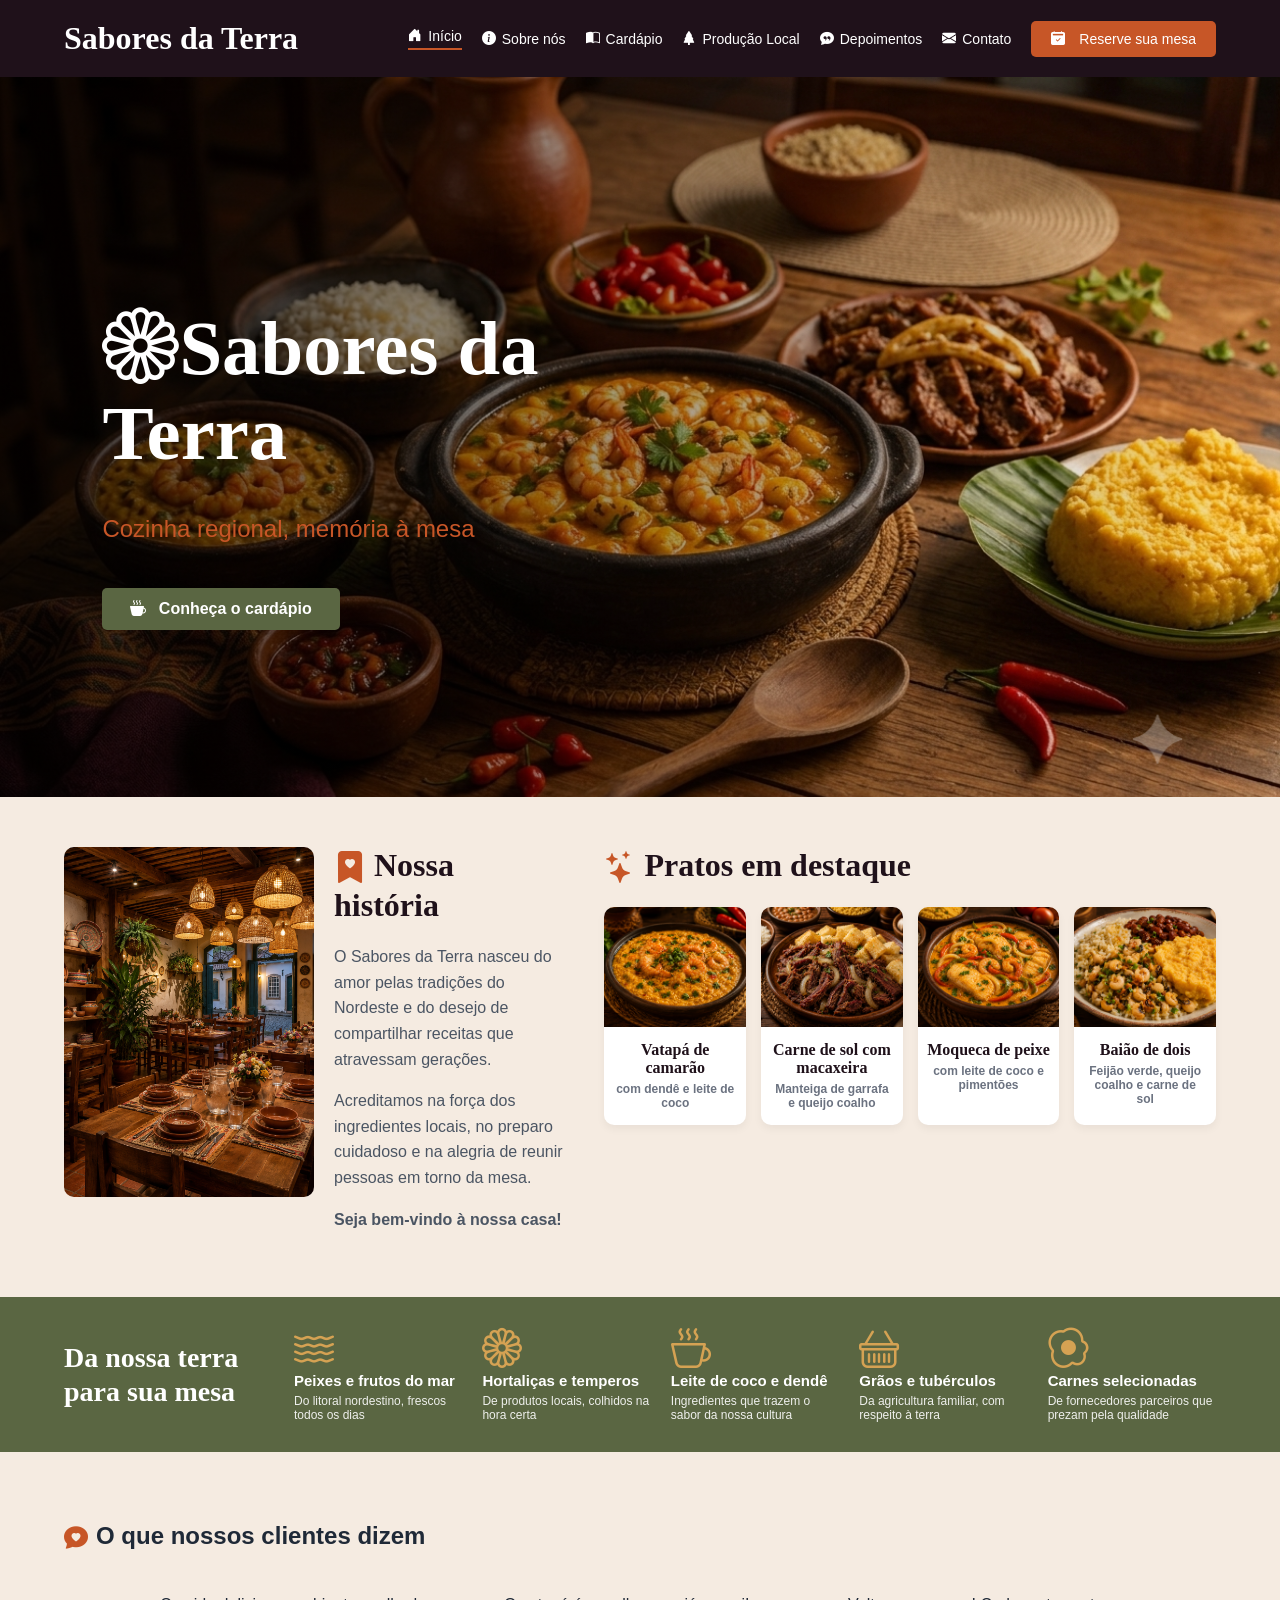
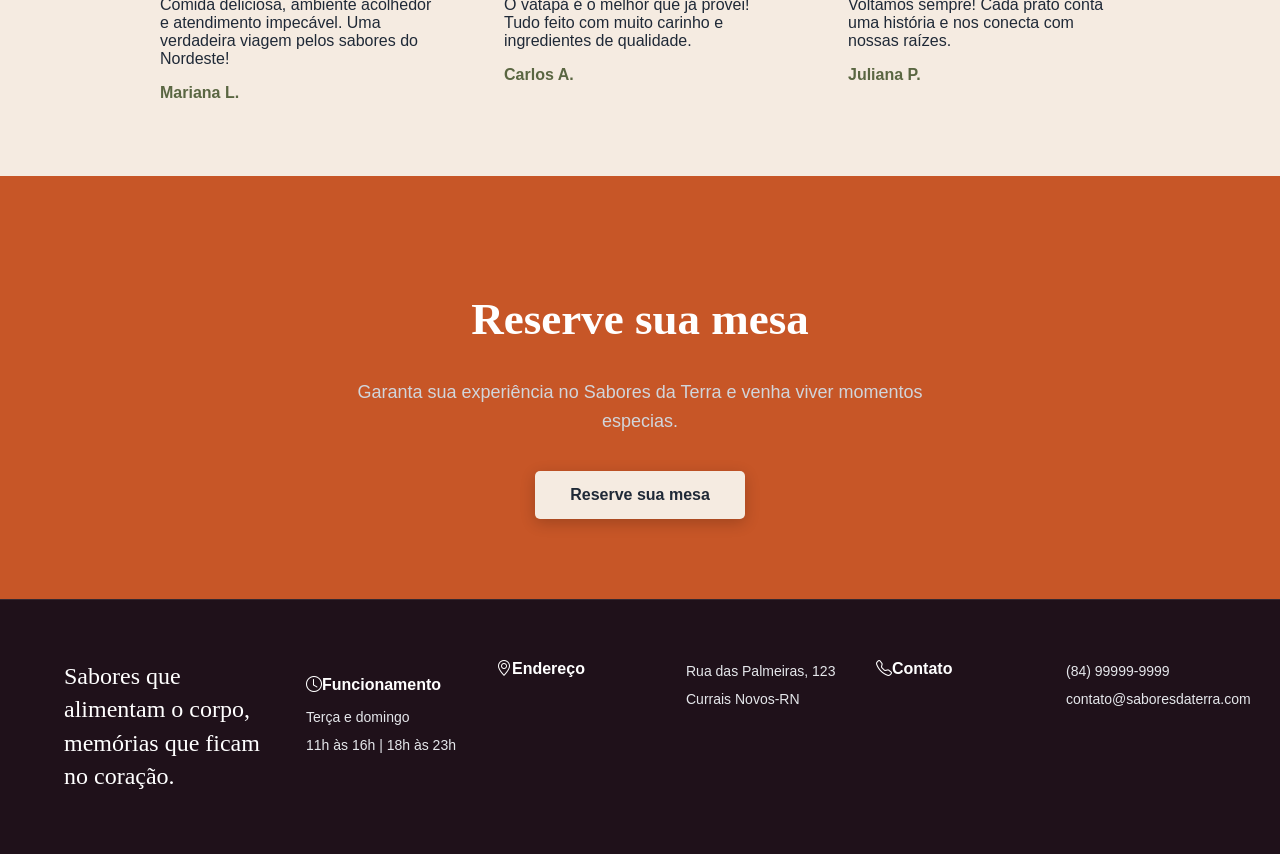
<file: index.html>
<!DOCTYPE html>
 <html lang='pt-BR'>
 <head>
    <meta charset='utf-8'>
    <meta name='viewport' content='width=device-width, initial-scale=1'>
    <title>Sabores da terra</title>
    <link rel="stylesheet" href="https://cdn.jsdelivr.net/npm/bootstrap-icons@1.13.1/font/bootstrap-icons.min.css">
    <link rel='stylesheet' href='styles.css'>
 </head>
 <body>
     <header class="fontebranca" id="inicio">
        <h3> Sabores da Terra </h3>
        <nav>
            <a href="#inicio"><i class="bi bi-house-door-fill"></i> Início</a>
            <a href="#sobre"><i class="bi bi-info-circle-fill"></i> Sobre nós</a>
            <a href="cardapio.html"><i class="bi bi-book-half"></i> Cardápio</a>
            <a href="#producaol"><i class="bi bi-tree-fill"></i> Produção Local</a>
            <a href="#depoimentos"><i class="bi bi-chat-quote-fill"></i> Depoimentos</a>
            <a href="#contato"><i class="bi bi-envelope-fill"></i> Contato</a>
            <a class="botoes botao1" href="reserva.html"><i class="bi bi-calendar2-check-fill"></i> Reserve sua mesa</a>
        </nav>
    </header>
    <section class="fontebranca2" id="titulo principal">
        <h1> <i class="bi bi-flower1"></i>Sabores da Terra</h1>
        <p>Cozinha regional, memória à mesa</p>
        <a class="botoes botaO2" href="cardapio.html"><i class="bi bi-cup-hot-fill"></i> Conheça o cardápio</a>
    </section>
    <main>
        <section id="sobre">
            <div class="coluna-historia">
                <img src="imagens/foto do restaurante.png" alt="Restaurante Sabores da Terra" class="img-restaurante">
                <div class="texto-historia">
                    <h2><i class="bi bi-bookmark-heart-fill section-title-icon"></i>Nossa história</h2>
                <p>O Sabores da Terra nasceu do amor pelas tradições do Nordeste e do desejo de compartilhar receitas que atravessam gerações.</p>
                <p>Acreditamos na força dos ingredientes locais, no preparo cuidadoso e na alegria de reunir pessoas em torno da mesa.</p>
                <p class="texto-destaque-verde">Seja bem-vindo à nossa casa!</p>
            </div>
        </div>

        <div class="coluna-pratos">
            <h2><i class="bi bi-stars section-title-icon"></i>Pratos em destaque</h2>
            <div class="grid-pratos">
                
                <div class="card-prato">
                    <img src="imagens/vatapá de camarão.png" alt="Vatapá de camarão">
                    <h3>Vatapá de camarão</h3>
                    <p class="texto-destaque-verde">com dendê e leite de coco</p>
                </div>

                <div class="card-prato">
                    <img src="imagens/Carne de sol.png" alt="Carne de sol">
                    <h3>Carne de sol com macaxeira</h3>
                    <p class="texto-destaque-verde">Manteiga de garrafa e queijo coalho</p>
                </div>

                <div class="card-prato">
                    <img src="imagens/moqueca de peixe.png" alt="Moqueca de peixe">
                    <h3>Moqueca de peixe</h3>
                    <p class="texto-destaque-verde">com leite de coco e pimentões</p>
                </div>

                <div class="card-prato">
                    <img src="imagens/baião de dois.png" alt="Baião de dois">
                    <h3>Baião de dois</h3>
                    <p class="texto-destaque-verde">Feijão verde, queijo coalho e carne de sol</p>
                </div>

            </div>
        </div>
    </section>

    <section class="fontebranca" id="producaol">
        <div class="titulo-producao">
            <h2>Da nossa terra<br>para sua mesa</h2>
        </div>
        
        <div class="itens-producao">
            <div class="item">
                <i class="bi bi-water icone"></i>
                <h3>Peixes e frutos do mar</h3>
                <p>Do litoral nordestino, frescos todos os dias</p>
            </div>
            <div class="item">
            <i class="bi bi-flower1 icone"></i>
                <h3>Hortaliças e temperos</h3>
                <p>De produtos locais, colhidos na hora certa</p>
            </div>
            <div class="item">
                <i class="bi bi-cup-hot icone"></i>
                <h3>Leite de coco e dendê</h3>
                <p>Ingredientes que trazem o sabor da nossa cultura</p>
            </div>
            <div class="item">
                 <i class="bi bi-basket icone"></i>
                <h3>Grãos e tubérculos</h3>
                <p>Da agricultura familiar, com respeito à terra</p>
            </div>
            <div class="item">
                 <i class="bi bi-egg-fried icone"></i>
                <h3>Carnes selecionadas</h3>
                <p>De fornecedores parceiros que prezam pela qualidade</p>
            </div>
        </div>
    </section>
    <div class="depoimentos-reservas">
        <section id="depoimentos">
            <h2><i class="bi bi-chat-heart-fill section-title-icon"></i>O que nossos clientes dizem</h2>
            <div class="depoimentos-list">
                <div class="depoimento-item">
                    <p>Comida deliciosa, ambiente acolhedor e atendimento impecável. Uma verdadeira viagem pelos sabores do Nordeste!</p>
                    <p class="texto-destaque-verde">Mariana L.</p>
                </div>
                <div class="depoimento-item">
                    <p>O vatapá é o melhor que já provei! Tudo feito com muito carinho e ingredientes de qualidade.</p>
                    <p class="texto-destaque-verde">Carlos A.</p>
                </div>
                <div class="depoimento-item">
                    <p>Voltamos sempre! Cada prato conta uma história e nos conecta com nossas raízes.</p>
                    <p class="texto-destaque-verde">Juliana P.</p>
                </div>
            </div>
        </section>
        <section id="reservas"> 
            <h2 class="fontebranca">Reserve sua mesa</h2>
            <p class="fontebranca">Garanta sua experiência no Sabores da Terra e venha viver momentos especias.</p>
            <div>
                <a id="reserva" class="botoes botao3" href="reserva.html"> Reserve sua mesa</a>
            </div>
        </section>
    </div>
    </main>
     <footer class="fontebranca" id="contato">
        <h2>Sabores que alimentam o corpo, memórias que ficam no coração. </h2>
         <ul>
        <h3><i class="bi bi-clock"></i>Funcionamento</h3>
            <li>Terça e domingo </li>
            <li>11h às 16h | 18h às 23h</li>
        </ul>
        <h3><i class="bi bi-geo-alt"></i>Endereço</h3>
        <ul>
            <li>Rua das Palmeiras, 123</li>
            <li>Currais Novos-RN </li>
        </ul>
        <h3><i class="bi bi-telephone"></i>Contato</h3>
        <ul>
            <li>(84) 99999-9999 </li>
            <li>contato@saboresdaterra.com</li>
        </ul>
    </footer>
</footer>
 </body>
 </html>
</file>
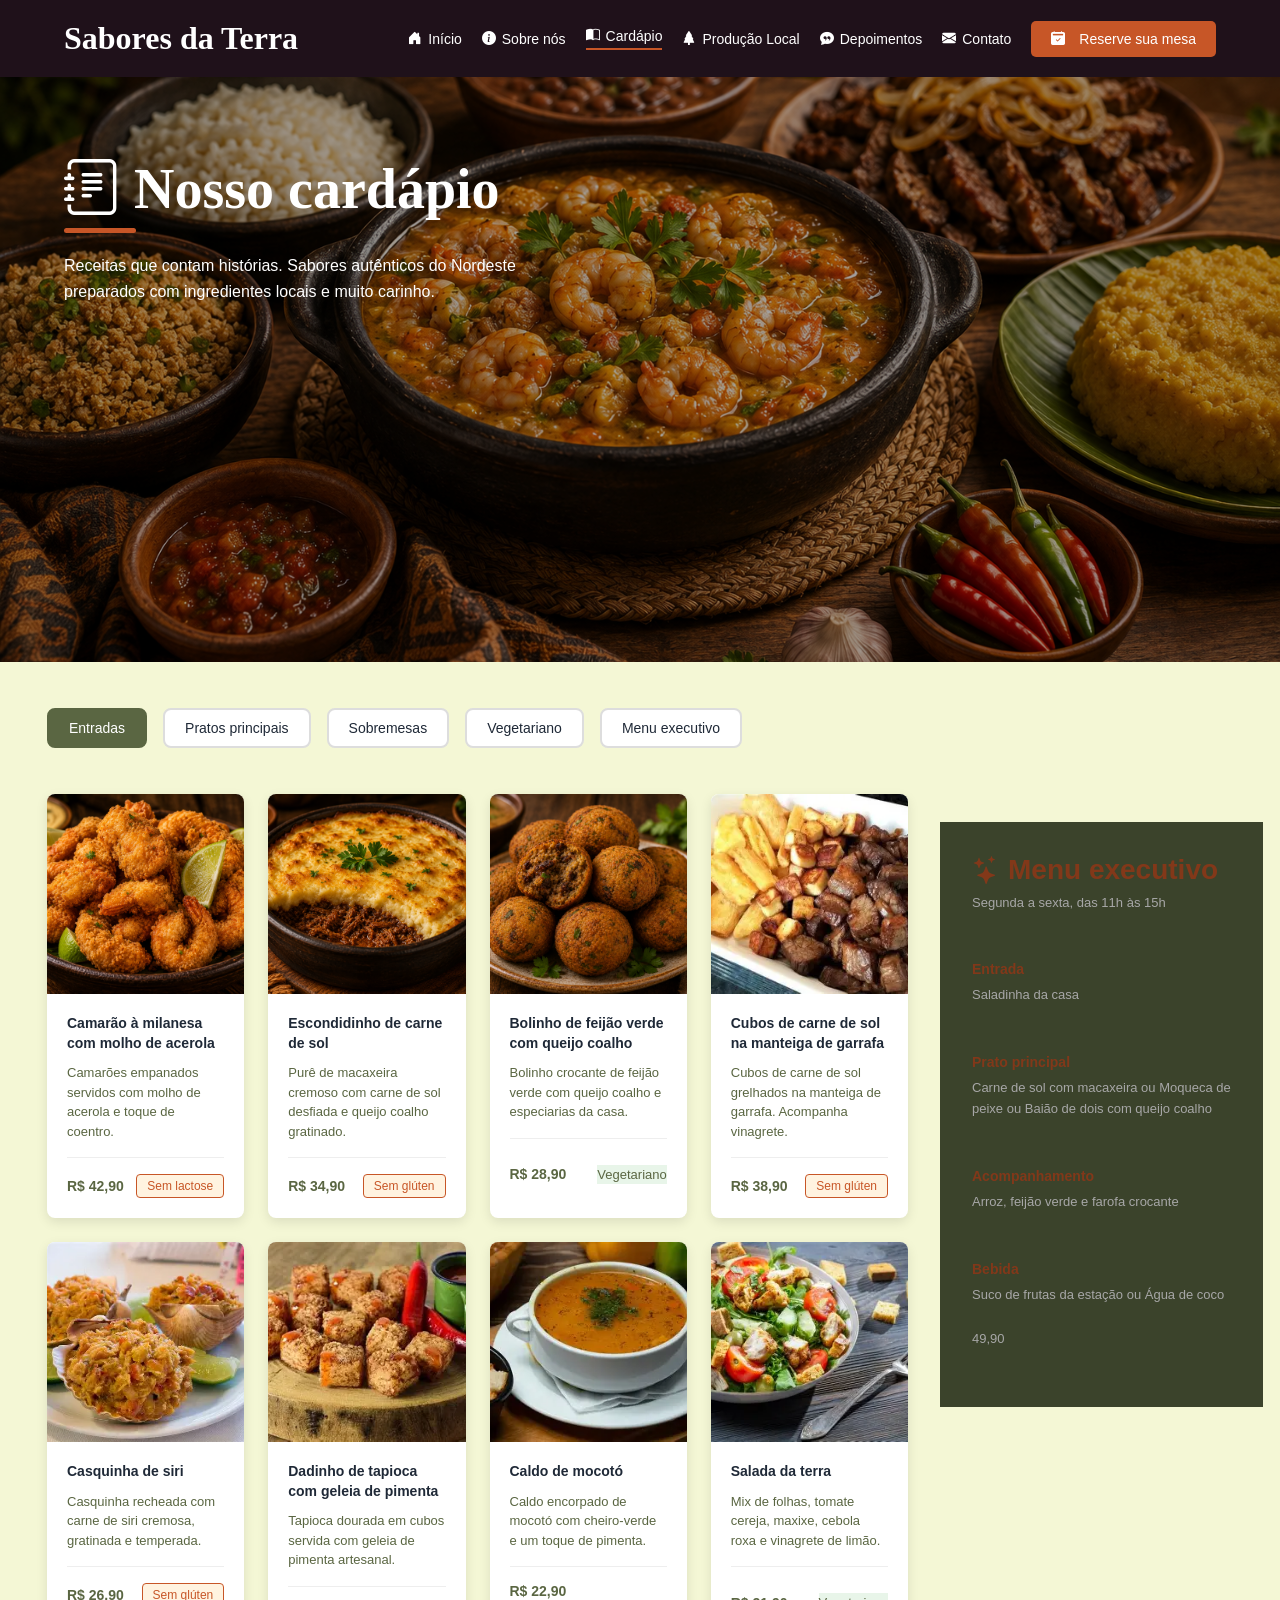
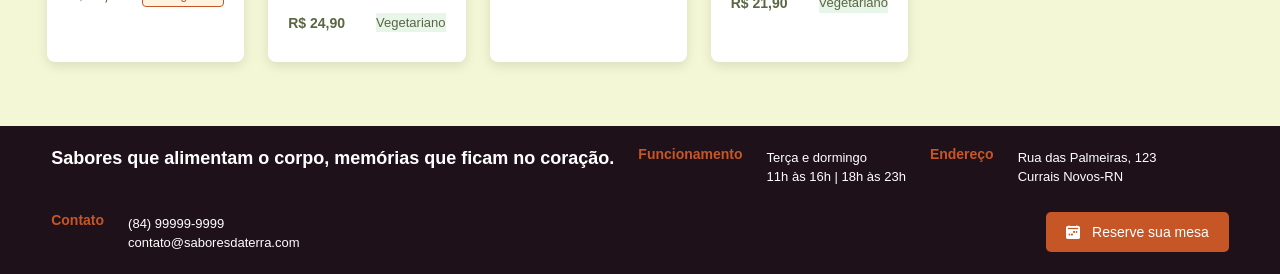
<file: cardapio.html>
<!DOCTYPE html>
<html lang='pt-br'>

<head>
    <meta charset='utf-8'>
    <meta name='viewport' content='width=device-width, initial-scale=1'>
    <title>Sabores da Terra</title>
    <link rel="stylesheet" href="https://cdn.jsdelivr.net/npm/bootstrap-icons@1.13.1/font/bootstrap-icons.min.css">
    <link rel="stylesheet" href="main.css">
</head>

<body>
    <header class="fontebranca" id="inicio">
        <h3> Sabores da Terra </h3>
        <nav>
            <a href="index.html"><i class="bi bi-house-door-fill"></i> Início</a>
            <a href="index.html#sobre"><i class="bi bi-info-circle-fill"></i> Sobre nós</a>
            <a href="#cardapio"><i class="bi bi-book-half"></i> Cardápio</a>
            <a href="index.html#producaol"><i class="bi bi-tree-fill"></i> Produção Local</a>
            <a href="index.html#depoimentos"><i class="bi bi-chat-quote-fill"></i> Depoimentos</a>
            <a href="index.html#contato"><i class="bi bi-envelope-fill"></i> Contato</a>
            <a class="botoes botao1" href="reserva.html"><i class="bi bi-calendar2-check-fill"></i> Reserve sua mesa</a>
        </nav>
    </header>
    <section class="fontebranca" id="banner" style="background-image: url('imagens/cardapio.png');">
        <div class="banner-texto">
            <h1><i class="bi bi-journal-text"></i> Nosso cardápio</h1>
            <p>Receitas que contam histórias. Sabores autênticos do Nordeste preparados com ingredientes locais e muito
                carinho.</p>
        </div>
    </section>
    
<section id="cardapio">
    <div class="cardapio-principal">
        <div class="categorias-container">
            <p class="categoria-item ativo">Entradas</p>
            <p class="categoria-item">Pratos principais</p>
            <p class="categoria-item">Sobremesas</p>
            <p class="categoria-item">Vegetariano</p>
            <p class="categoria-item">Menu executivo</p>
     </div>

    <div class="grid-cardapio">
        <div class="card-prato">
            <img class="imagem-placeholder" src="imagens/Camarão.png" alt="Camarão à milanesa com molho de acerola">
            <div class="card-prato-conteudo">
                <h3>Camarão à milanesa com molho de acerola</h3>
                <p class="texto-destaque-verde">Camarões empanados servidos com molho de acerola e toque de coentro.</p>
                <div class="card-prato-rodape">
                    <span class="texto-destaque-verdeescuro">R$ 42,90</span>
                    <span class="botoesC blaranja">Sem lactose</span>
                </div>
            </div>
        </div>

        <div class="card-prato">
            <img class="imagem-placeholder" src="imagens/escondidinho.png" alt="Escondidinho de carne de sol">
            <div class="card-prato-conteudo">
                <h3>Escondidinho de carne de sol</h3>
                <p class="texto-destaque-verde">Purê de macaxeira cremoso com carne de sol desfiada e queijo coalho gratinado.</p>
                <div class="card-prato-rodape">
                    <span class="texto-destaque-verdeescuro">R$ 34,90</span>
                    <span class="botoesC blaranja">Sem glúten</span>
                </div>
            </div>
        </div>

        <div class="card-prato">
            <img class="imagem-placeholder" src="imagens/bolinho de feijão.png" alt="Bolinho de feijão verde com queijo coalho">
            <div class="card-prato-conteudo">
                <h3>Bolinho de feijão verde com queijo coalho</h3>
                <p class="texto-destaque-verde">Bolinho crocante de feijão verde com queijo coalho e especiarias da casa.</p>
                <div class="card-prato-rodape">
                    <span class="texto-destaque-verdeescuro">R$ 28,90</span>
                    <span class="texto-destaque-verde botoesV">Vegetariano</span>
                </div>
            </div>
        </div>

        <div class="card-prato">
            <img class="imagem-placeholder" src="imagens/cubos de carne.webp" alt="Cubos de carne de sol na manteiga de garrafa">
            <div class="card-prato-conteudo">
                <h3>Cubos de carne de sol na manteiga de garrafa</h3>
                <p class="texto-destaque-verde">Cubos de carne de sol grelhados na manteiga de garrafa. Acompanha vinagrete.</p>
                <div class="card-prato-rodape">
                    <span class="texto-destaque-verdeescuro">R$ 38,90</span>
                    <span class="botoesC blaranja">Sem glúten</span>
                </div>
            </div>
        </div>

        <div class="card-prato">
            <img class="imagem-placeholder" src="imagens/casquinha de siri.webp" alt="Casquinha de siri">
            <div class="card-prato-conteudo">
                <h3>Casquinha de siri</h3>
                <p class="texto-destaque-verde">Casquinha recheada com carne de siri cremosa, gratinada e temperada.</p>
                <div class="card-prato-rodape">
                    <span class="texto-destaque-verdeescuro">R$ 26,90</span>
                    <span class="botoesC blaranja">Sem glúten</span>
                </div>
            </div>
        </div>

        <div class="card-prato">
            <img class="imagem-placeholder" src="imagens/dadinho de tapioca.webp" alt="Dadinho de tapioca com geleia de pimenta">
            <div class="card-prato-conteudo">
                <h3>Dadinho de tapioca com geleia de pimenta</h3>
                <p class="texto-destaque-verde">Tapioca dourada em cubos servida com geleia de pimenta artesanal.</p>
                <div class="card-prato-rodape">
                    <span class="texto-destaque-verdeescuro">R$ 24,90</span>
                    <span class="texto-destaque-verde botoesV">Vegetariano</span>
                </div>
            </div>
        </div>

        <div class="card-prato">
            <img class="imagem-placeholder" src="imagens/caldo de mocotó.webp" alt="Caldo de mocotó">
            <div class="card-prato-conteudo">
                <h3>Caldo de mocotó</h3>
                <p class="texto-destaque-verde">Caldo encorpado de mocotó com cheiro-verde e um toque de pimenta.</p>
                <div class="card-prato-rodape">
                    <span class="texto-destaque-verdeescuro">R$ 22,90</span>
                </div>
            </div>
        </div>

        <div class="card-prato">
            <img class="imagem-placeholder" src="imagens/salada da terra.webp" alt="Salada da terra">
            <div class="card-prato-conteudo">
                <h3>Salada da terra</h3>
                <p class="texto-destaque-verde">Mix de folhas, tomate cereja, maxixe, cebola roxa e vinagrete de limão.</p>
                <div class="card-prato-rodape">
                    <span class="texto-destaque-verdeescuro">R$ 21,90</span>
                    <span class="texto-destaque-verde botoesV">Vegetariano</span>
                </div>
            </div>
        </div>

    </div>
</section>

    <section class="fontebranca" id="menu-ex">
        <h2 class="fontelaranja"><i class="bi bi-stars section-title-icon"></i>Menu executivo</h2>
        <p> Segunda a sexta, das 11h às 15h </p>
        <h3 class="fontelaranja">Entrada</h3>
        <p>Saladinha da casa</p>
        <h3 class="fontelaranja">Prato principal</h3>
        <p>Carne de sol com macaxeira

            ou

            Moqueca de peixe

            ou

            Baião de dois com queijo coalho</p>
        <h3 class="fontelaranja">Acompanhamento</h3>
        <p>Arroz, feijão verde e farofa crocante</p>
        <h3 class="fontelaranja">Bebida</h3>
        <p>Suco de frutas da estação

            ou

            Água de coco</p>
        <p class="fontelaranja" class="valor-menu"> 49,90</p>

    </section>
    <footer class="fontebranca" id="contato">
        <h2>Sabores que alimentam o corpo, memórias que ficam no coração. </h2>
        <h3>Funcionamento</h3>
        <ul>
            <li>Terça e dormingo </li>
            <li>11h às 16h | 18h às 23h</li>
        </ul>
        <h3>Endereço</h3>
        <ul>
            <li>Rua das Palmeiras, 123</li>
            <li>Currais Novos-RN </li>
        </ul>
        <h3>Contato</h3>
        <ul>
            <li>(84) 99999-9999 </li>
            <li>contato@saboresdaterra.com</li>
        </ul>
        <div>
            <a id="reserva" class="botoes botao3" href="reserva.html"><i class="bi bi-calendar2-week-fill"></i> Reserve sua mesa</a>
        </div>
    </footer>
</body>

</html>
</file>
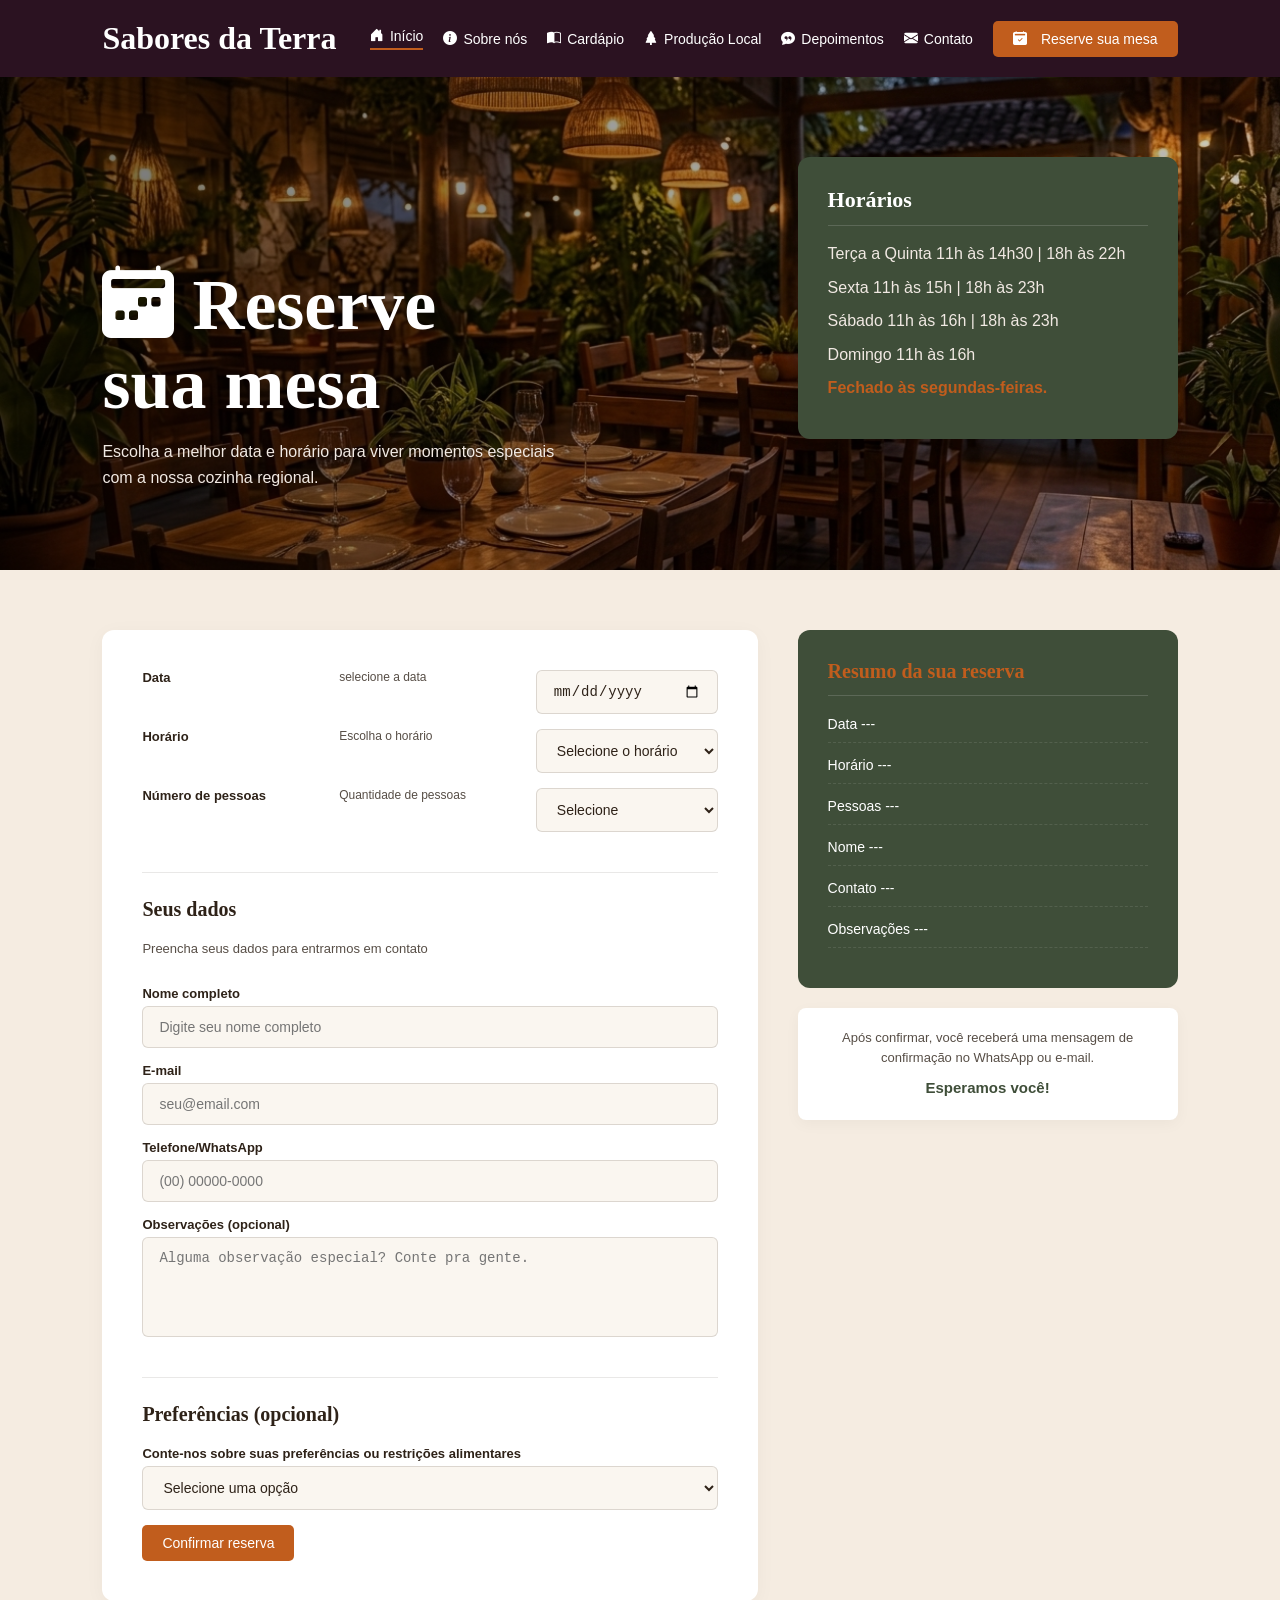
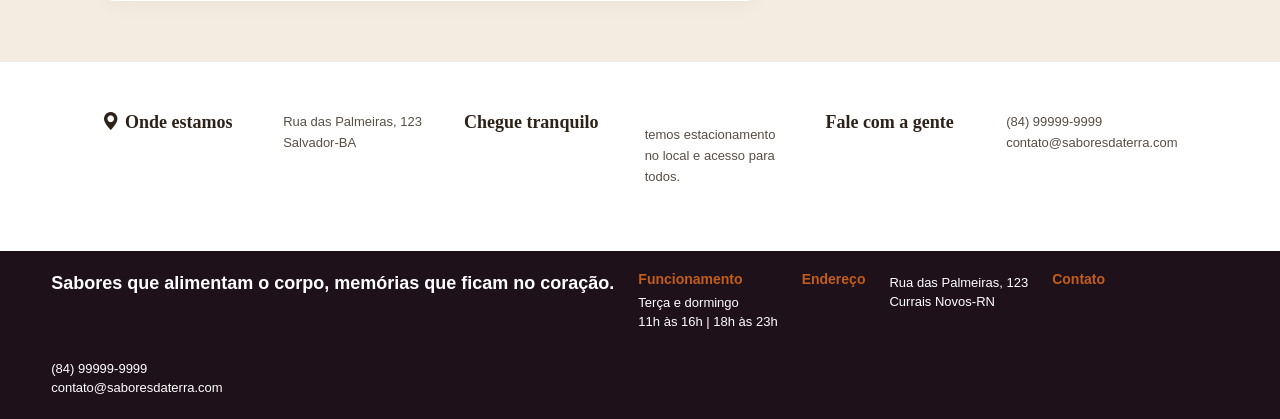
<file: reserva.html>
<!DOCTYPE html>
<html lang='pt-br'>

<head>
    <meta charset='utf-8'>
    <meta name='viewport' content='width=device-width, initial-scale=1'>
    <title>Sabores da Terra</title>
    <link rel="stylesheet" href="https://cdn.jsdelivr.net/npm/bootstrap-icons@1.13.1/font/bootstrap-icons.min.css">
    <link rel="stylesheet" href="main2.css">
</head>

<body>
    <header class="fontebranca" id="inicio">
        <h3> Sabores da Terra </h3>
        <nav>
            <a href="index.html"><i class="bi bi-house-door-fill"></i> Início</a>
            <a href="index.html#sobre"><i class="bi bi-info-circle-fill"></i> Sobre nós</a>
            <a href="cardapio.html"><i class="bi bi-book-half"></i> Cardápio</a>
            <a href="index.html#producaol"><i class="bi bi-tree-fill"></i> Produção Local</a>
            <a href="index.html#depoimentos"><i class="bi bi-chat-quote-fill"></i> Depoimentos</a>
            <a href="index.html#contato"><i class="bi bi-envelope-fill"></i> Contato</a>
            <a class="botoes botao1" href="#reserva"><i class="bi bi-calendar2-check-fill"></i> Reserve sua mesa</a>
        </nav>
    </header>
    <section class="fontebranca" id="informacao">
        <h1><i class="bi bi-calendar2-week-fill"></i> Reserve sua mesa</h1>
        <p>Escolha a melhor data e horário para viver momentos especiais com a nossa cozinha regional.</p>
        <div class="cards card-horario">
            <div class="card-body-horario">
                <h3>Horários</h3>
                <p>Terça a Quinta
                    11h às 14h30 | 18h às 22h</p>
                <p>Sexta
                    11h às 15h | 18h às 23h</p>
                <p>Sábado
                    11h às 16h | 18h às 23h</p>
                <p>Domingo
                    11h às 16h</p>
                <p class="fontelaranja">Fechado às segundas-feiras.</p>
            </div>
        </div>
    </section>
    <section id="reserva" class="fontebranca2">
        <div class="reserva-linha">
            <div class="cards card-reserva">
                <div class="card-body-reserva">
                    <form>
                        <label for="data">Data</label>
                        <p>selecione a data</p>
                        <input id="data" name="data" type="date">

                        <label for="horario">Horário</label>
                        <p>Escolha o horário</p>
                        <select id="horario" required>
                            <option value="">Selecione o horário</option>
                            <option value="11:00">11h</option>
                            <option value="18:00">18h</option>
                        </select>

                        <label for="turno">Número de pessoas</label>
                        <p>Quantidade de pessoas</p>
                        <select id="turno" name="turno" required>
                            <option value="">Selecione</option>
                            <option value="1">1</option>
                            <option value="2">2</option>
                            <option value="3">3</option>
                            <option value="4">4</option>
                        </select>

                        <h3>Seus dados</h3>
                        <p>Preencha seus dados para entrarmos em contato</p>

                        <label for="nomeC">Nome completo</label>
                        <input id="nomeC" name="nomeC" type="text" placeholder="Digite seu nome completo">

                        <label for="email">E-mail</label>
                        <input id="email" name="email" type="email" placeholder="seu@email.com">

                        <label for="numero">Telefone/WhatsApp</label>
                        <input id="numero" name="numero" type="tel" placeholder="(00) 00000-0000">

                        <label for="observacao">Observações (opcional)</label>
                        <textarea id="observacao" placeholder="Alguma observação especial? Conte pra gente."></textarea>

                        <h3>Preferências (opcional)</h3>
                        <label for="restricao">Conte-nos sobre suas preferências ou restrições alimentares</label>
                        <select id="restricao" name="restricao">
                            <option>Selecione uma opção</option>
                            <option value="vegetariano">Vegetariano</option>
                            <option value="sem_gluten">Sem glúten</option>
                            <option value="sem_lactose">Sem lactose</option>
                        </select>

                        <div class="acao-botoes">
                            <button type="submit" class="botoes botao1" role="button">Confirmar reserva</button>
                        </div>
                    </form>
                </div>
            </div>

            <aside class="cards card-resumo-wrapper">
                <div class="cards card-resumo">
                    <div class="card-body-resumo">
                        <h3>Resumo da sua reserva</h3>
                        <p>Data ---</p>
                        <p>Horário ---</p>
                        <p>Pessoas ---</p>
                        <p>Nome ---</p>
                        <p>Contato ---</p>
                        <p>Observações ---</p>
                    </div>
                </div>
                <div class="cards card-confirmacao">
                    <div class="card-body-confirmacao">
                        <p>Após confirmar, você receberá uma mensagem de confirmação no WhatsApp ou e-mail.</p>
                        <p class="texto-destaque-verde">Esperamos você!</p>
                    </div>
                </div>
            </aside>
        </div>
    </section>
    <section>
        <div>
            <h3><i class="bi bi-geo-alt-fill"></i> Onde estamos</h3>
            <ul>
                <li>Rua das Palmeiras, 123</li>
                <li>Salvador-BA</li>
            </ul>
            <h3> Chegue tranquilo</h3>
            <p>temos estacionamento no local e acesso para todos.</p>
            <h3>Fale com a gente</h3>
            <ul>
                <li>(84) 99999-9999 </li>
                <li>contato@saboresdaterra.com</li>
            </ul>

        </div>
    </section>
    <footer class="fontebranca" id="contato">
        <h2>Sabores que alimentam o corpo, memórias que ficam no coração. </h2>
        <ul>
            <h3>Funcionamento</h3>
            <li>Terça e dormingo </li>
            <li>11h às 16h | 18h às 23h</li>
        </ul>
        <h3>Endereço</h3>
        <ul>
            <li>Rua das Palmeiras, 123</li>
            <li>Currais Novos-RN </li>
        </ul>
        <h3>Contato</h3>
        <ul>
            <li>(84) 99999-9999 </li>
            <li>contato@saboresdaterra.com</li>
        </ul>

    </footer>
</body>

</html>
</file>
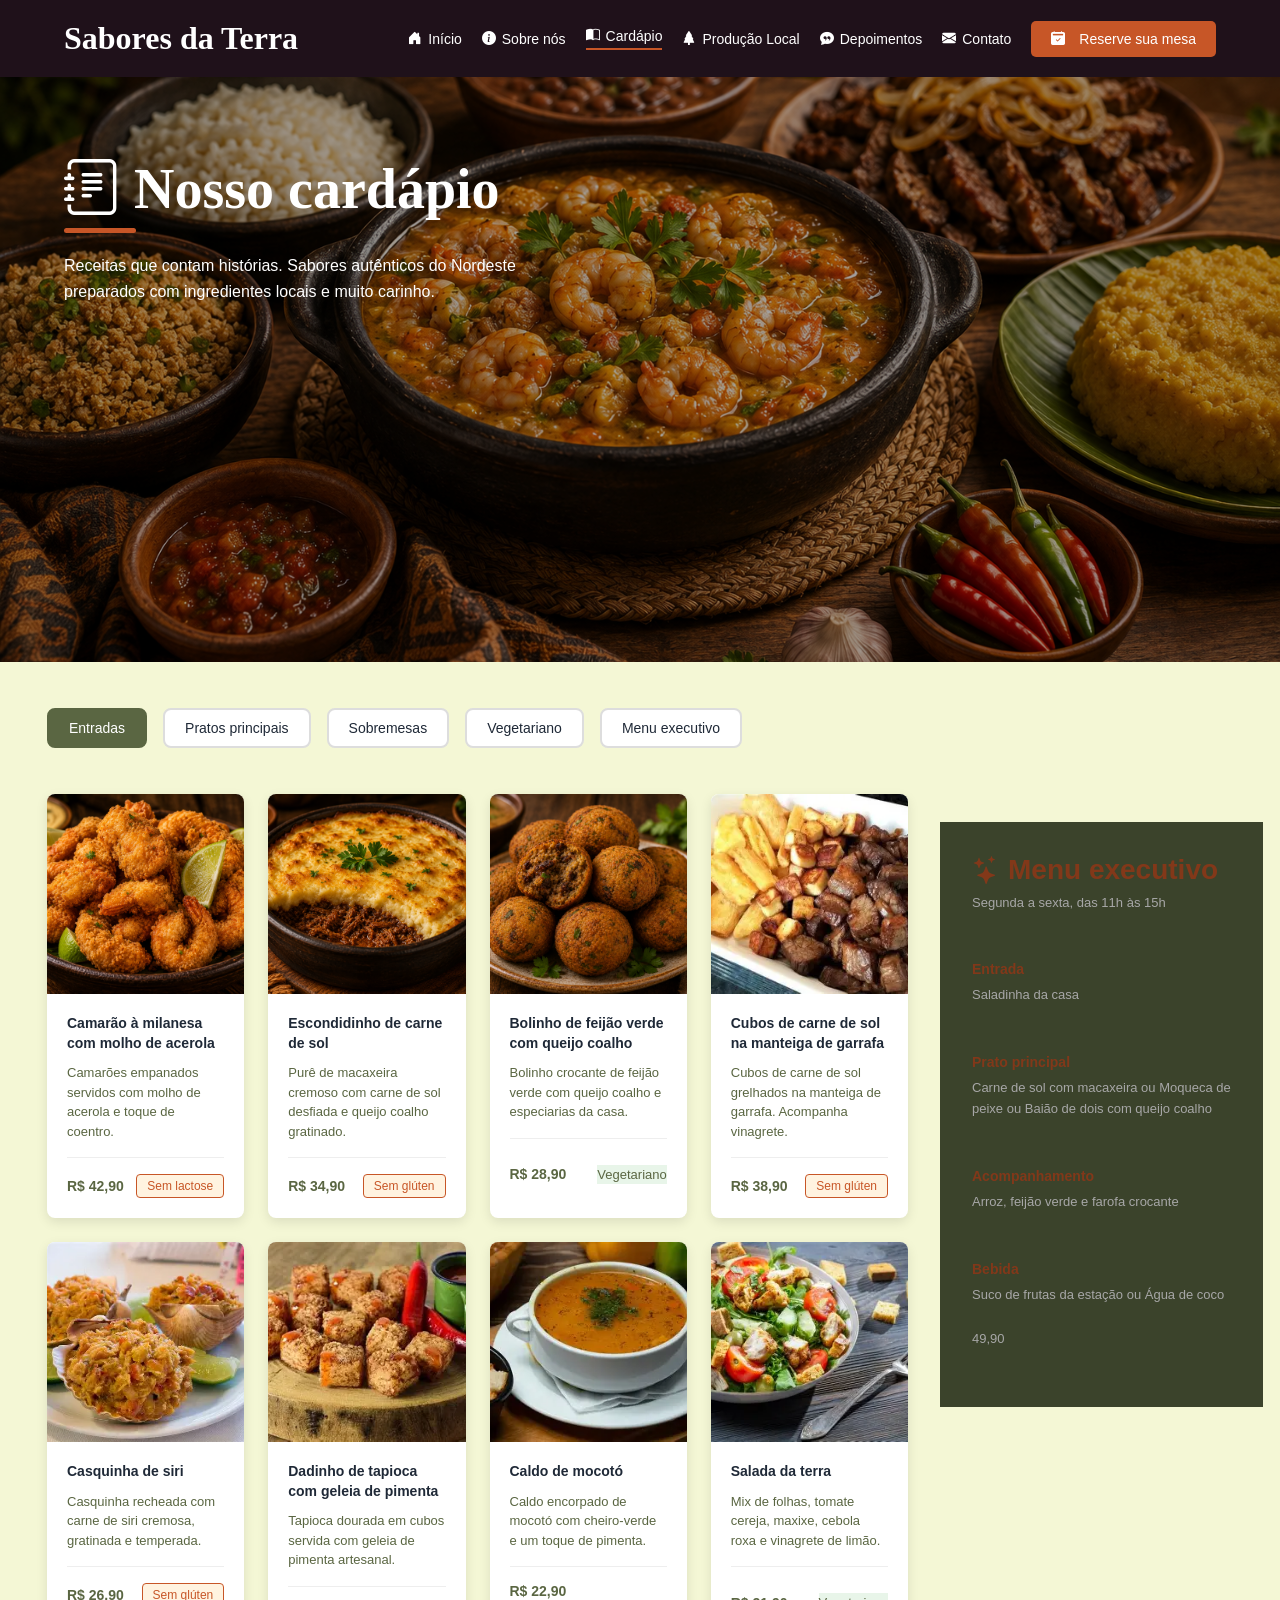
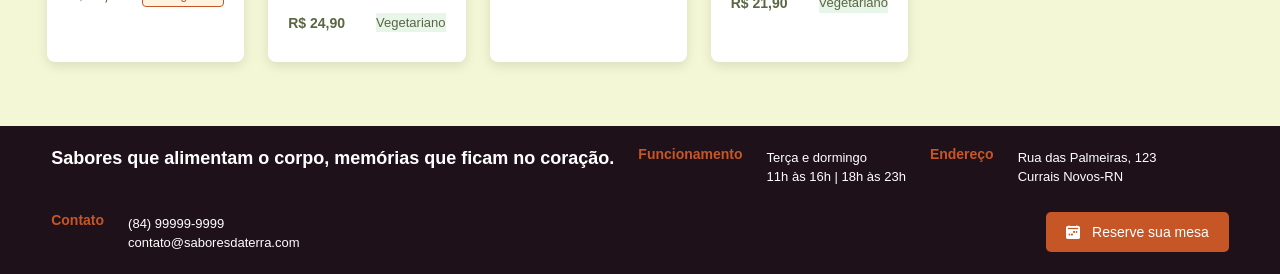
<file: cardápio/cardapio.html>
<!DOCTYPE html>
<html lang='pt-br'>

<head>
    <meta charset='utf-8'>
    <meta name='viewport' content='width=device-width, initial-scale=1'>
    <title>Sabores da Terra</title>
    <link rel="stylesheet" href="https://cdn.jsdelivr.net/npm/bootstrap-icons@1.13.1/font/bootstrap-icons.min.css">
    <link rel="stylesheet" href="main.css">
</head>

<body>
    <header class="fontebranca" id="inicio">
        <h3> Sabores da Terra </h3>
        <nav>
            <a href="../pagina%20principal/index.html"><i class="bi bi-house-door-fill"></i> Início</a>
            <a href="../pagina%20principal/index.html#sobre"><i class="bi bi-info-circle-fill"></i> Sobre nós</a>
            <a href="#cardapio"><i class="bi bi-book-half"></i> Cardápio</a>
            <a href="../pagina%20principal/index.html#producaol"><i class="bi bi-tree-fill"></i> Produção Local</a>
            <a href="../pagina%20principal/index.html#depoimentos"><i class="bi bi-chat-quote-fill"></i> Depoimentos</a>
            <a href="#contato"><i class="bi bi-envelope-fill"></i> Contato</a>
            <a class="botoes botao1" href="../reserva/reserva.html"><i class="bi bi-calendar2-check-fill"></i> Reserve sua mesa</a>
        </nav>
    </header>
    <section class="fontebranca" id="banner" style="background-image: url('../imagens/cardapio.png');">
        <div class="banner-texto">
            <h1><i class="bi bi-journal-text"></i> Nosso cardápio</h1>
            <p>Receitas que contam histórias. Sabores autênticos do Nordeste preparados com ingredientes locais e muito
                carinho.</p>
        </div>
    </section>
    
<section id="cardapio">
    <div class="cardapio-principal">
        <div class="categorias-container">
            <p class="categoria-item ativo">Entradas</p>
            <p class="categoria-item">Pratos principais</p>
            <p class="categoria-item">Sobremesas</p>
            <p class="categoria-item">Vegetariano</p>
            <p class="categoria-item">Menu executivo</p>
     </div>

    <div class="grid-cardapio">
        <div class="card-prato">
            <img class="imagem-placeholder" src="../imagens/Camarão.png" alt="Camarão à milanesa com molho de acerola">
            <div class="card-prato-conteudo">
                <h3>Camarão à milanesa com molho de acerola</h3>
                <p class="texto-destaque-verde">Camarões empanados servidos com molho de acerola e toque de coentro.</p>
                <div class="card-prato-rodape">
                    <span class="texto-destaque-verdeescuro">R$ 42,90</span>
                    <span class="botoesC blaranja">Sem lactose</span>
                </div>
            </div>
        </div>

        <div class="card-prato">
            <img class="imagem-placeholder" src="../imagens/escondidinho.png" alt="Escondidinho de carne de sol">
            <div class="card-prato-conteudo">
                <h3>Escondidinho de carne de sol</h3>
                <p class="texto-destaque-verde">Purê de macaxeira cremoso com carne de sol desfiada e queijo coalho gratinado.</p>
                <div class="card-prato-rodape">
                    <span class="texto-destaque-verdeescuro">R$ 34,90</span>
                    <span class="botoesC blaranja">Sem glúten</span>
                </div>
            </div>
        </div>

        <div class="card-prato">
            <img class="imagem-placeholder" src="../imagens/bolinho de feijão.png" alt="Bolinho de feijão verde com queijo coalho">
            <div class="card-prato-conteudo">
                <h3>Bolinho de feijão verde com queijo coalho</h3>
                <p class="texto-destaque-verde">Bolinho crocante de feijão verde com queijo coalho e especiarias da casa.</p>
                <div class="card-prato-rodape">
                    <span class="texto-destaque-verdeescuro">R$ 28,90</span>
                    <span class="texto-destaque-verde botoesV">Vegetariano</span>
                </div>
            </div>
        </div>

        <div class="card-prato">
            <img class="imagem-placeholder" src="../imagens/cubos de carne.webp" alt="Cubos de carne de sol na manteiga de garrafa">
            <div class="card-prato-conteudo">
                <h3>Cubos de carne de sol na manteiga de garrafa</h3>
                <p class="texto-destaque-verde">Cubos de carne de sol grelhados na manteiga de garrafa. Acompanha vinagrete.</p>
                <div class="card-prato-rodape">
                    <span class="texto-destaque-verdeescuro">R$ 38,90</span>
                    <span class="botoesC blaranja">Sem glúten</span>
                </div>
            </div>
        </div>

        <div class="card-prato">
            <img class="imagem-placeholder" src="../imagens/casquinha de siri.webp" alt="Casquinha de siri">
            <div class="card-prato-conteudo">
                <h3>Casquinha de siri</h3>
                <p class="texto-destaque-verde">Casquinha recheada com carne de siri cremosa, gratinada e temperada.</p>
                <div class="card-prato-rodape">
                    <span class="texto-destaque-verdeescuro">R$ 26,90</span>
                    <span class="botoesC blaranja">Sem glúten</span>
                </div>
            </div>
        </div>

        <div class="card-prato">
            <img class="imagem-placeholder" src="../imagens/dadinho de tapioca.webp" alt="Dadinho de tapioca com geleia de pimenta">
            <div class="card-prato-conteudo">
                <h3>Dadinho de tapioca com geleia de pimenta</h3>
                <p class="texto-destaque-verde">Tapioca dourada em cubos servida com geleia de pimenta artesanal.</p>
                <div class="card-prato-rodape">
                    <span class="texto-destaque-verdeescuro">R$ 24,90</span>
                    <span class="texto-destaque-verde botoesV">Vegetariano</span>
                </div>
            </div>
        </div>

        <div class="card-prato">
            <img class="imagem-placeholder" src="../imagens/caldo de mocotó.webp" alt="Caldo de mocotó">
            <div class="card-prato-conteudo">
                <h3>Caldo de mocotó</h3>
                <p class="texto-destaque-verde">Caldo encorpado de mocotó com cheiro-verde e um toque de pimenta.</p>
                <div class="card-prato-rodape">
                    <span class="texto-destaque-verdeescuro">R$ 22,90</span>
                </div>
            </div>
        </div>

        <div class="card-prato">
            <img class="imagem-placeholder" src="../imagens/salada da terra.webp" alt="Salada da terra">
            <div class="card-prato-conteudo">
                <h3>Salada da terra</h3>
                <p class="texto-destaque-verde">Mix de folhas, tomate cereja, maxixe, cebola roxa e vinagrete de limão.</p>
                <div class="card-prato-rodape">
                    <span class="texto-destaque-verdeescuro">R$ 21,90</span>
                    <span class="texto-destaque-verde botoesV">Vegetariano</span>
                </div>
            </div>
        </div>

    </div>
</section>

    <section class="fontebranca" id="menu-ex">
        <h2 class="fontelaranja"><i class="bi bi-stars section-title-icon"></i>Menu executivo</h2>
        <p> Segunda a sexta, das 11h às 15h </p>
        <h3 class="fontelaranja">Entrada</h3>
        <p>Saladinha da casa</p>
        <h3 class="fontelaranja">Prato principal</h3>
        <p>Carne de sol com macaxeira

            ou

            Moqueca de peixe

            ou

            Baião de dois com queijo coalho</p>
        <h3 class="fontelaranja">Acompanhamento</h3>
        <p>Arroz, feijão verde e farofa crocante</p>
        <h3 class="fontelaranja">Bebida</h3>
        <p>Suco de frutas da estação

            ou

            Água de coco</p>
        <p class="fontelaranja" class="valor-menu"> 49,90</p>

    </section>
    <footer class="fontebranca" id="contato">
        <h2>Sabores que alimentam o corpo, memórias que ficam no coração. </h2>
        <h3>Funcionamento</h3>
        <ul>
            <li>Terça e dormingo </li>
            <li>11h às 16h | 18h às 23h</li>
        </ul>
        <h3>Endereço</h3>
        <ul>
            <li>Rua das Palmeiras, 123</li>
            <li>Currais Novos-RN </li>
        </ul>
        <h3>Contato</h3>
        <ul>
            <li>(84) 99999-9999 </li>
            <li>contato@saboresdaterra.com</li>
        </ul>
        <div>
            <a id="reserva" class="botoes botao3" href="../reserva/reserva.html"><i class="bi bi-calendar2-week-fill"></i> Reserve sua mesa</a>
        </div>
    </footer>
</body>

</html>
</file>
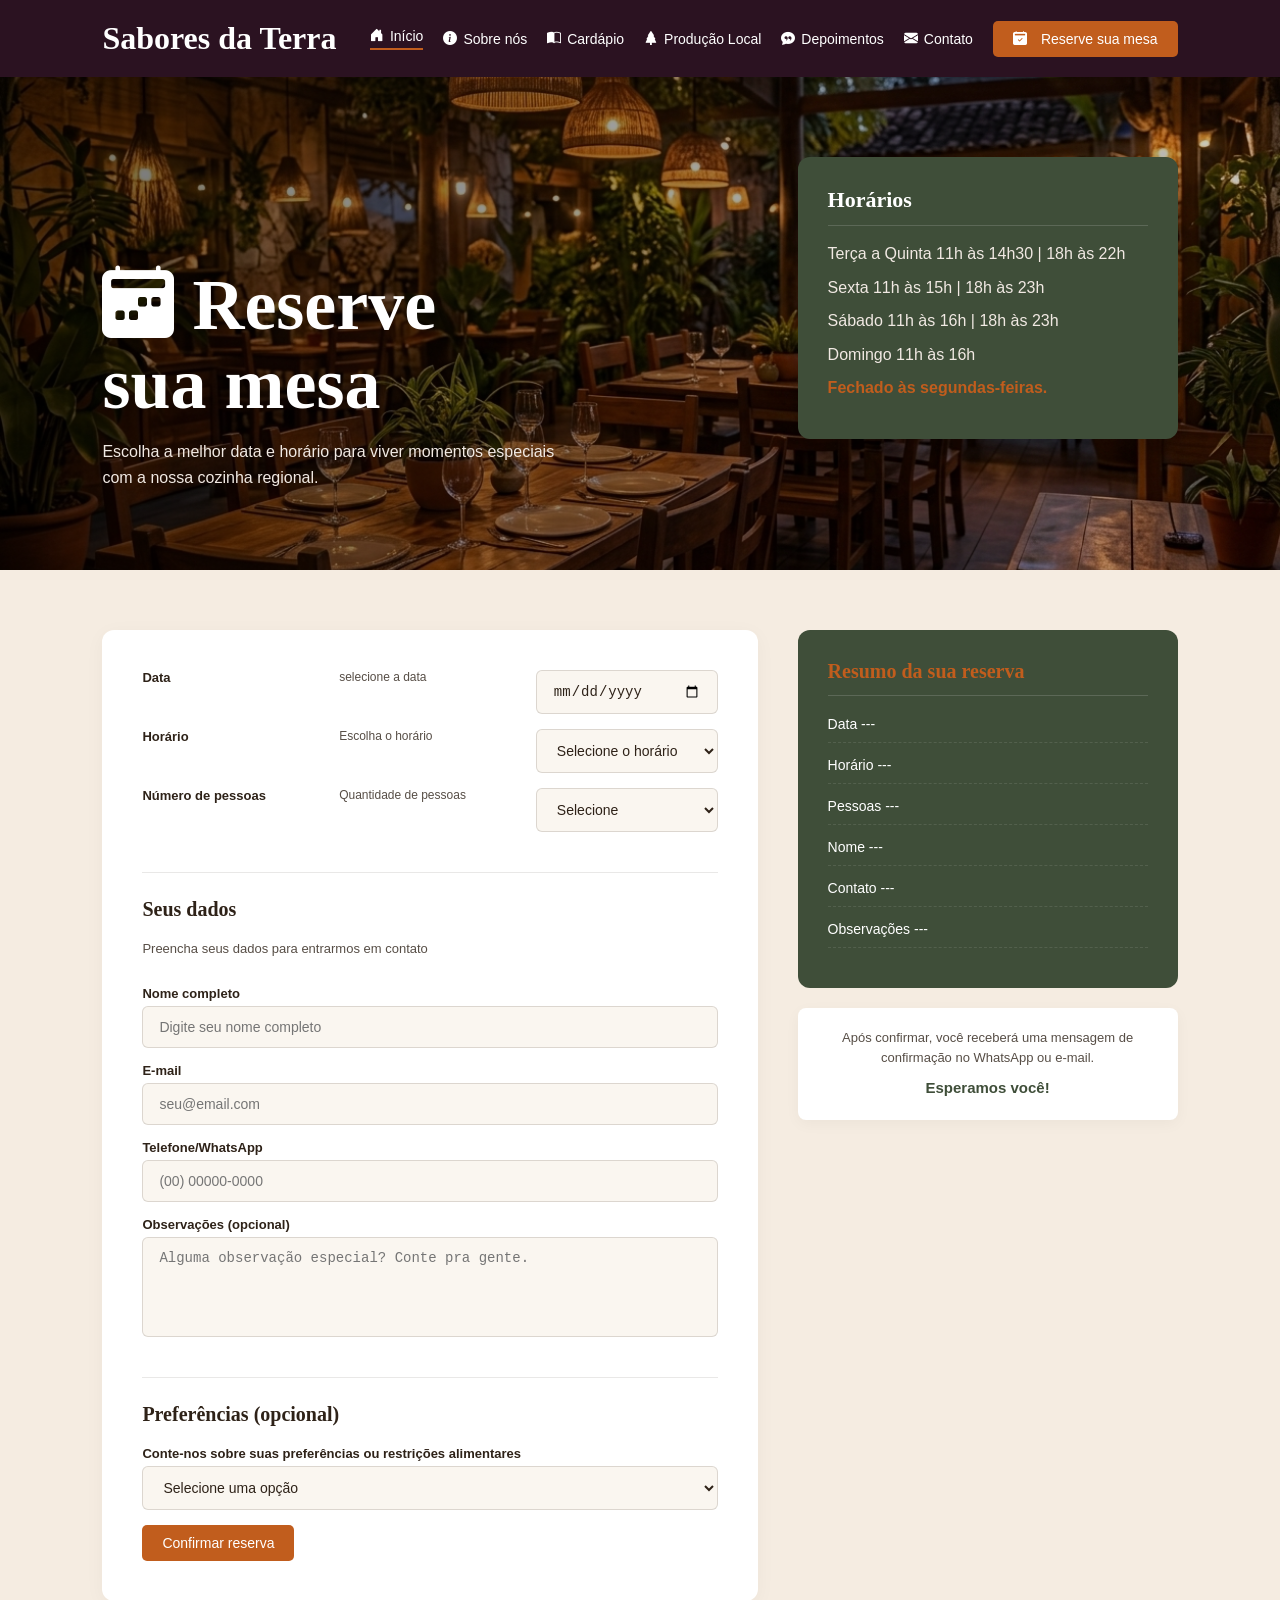
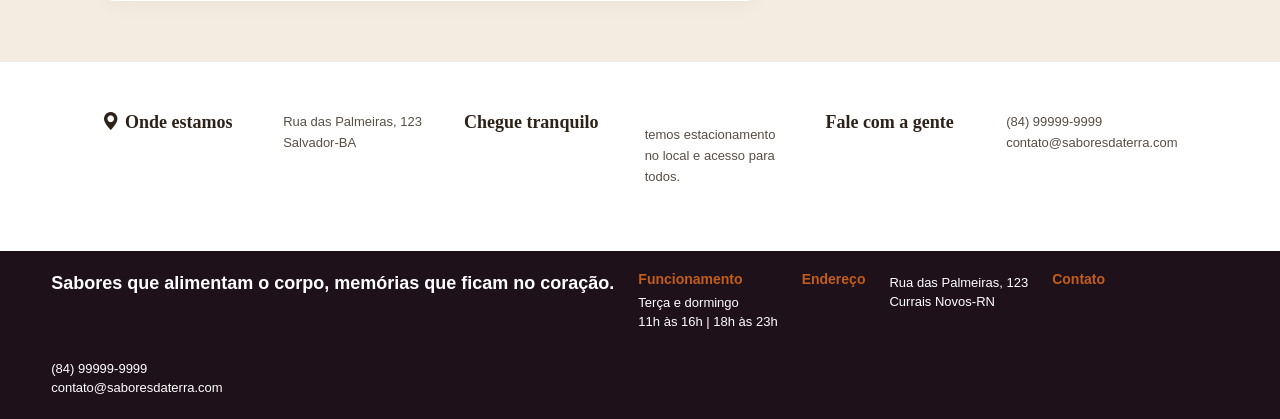
<file: reserva/reserva.html>
<!DOCTYPE html>
<html lang='pt-br'>

<head>
    <meta charset='utf-8'>
    <meta name='viewport' content='width=device-width, initial-scale=1'>
    <title>Sabores da Terra</title>
    <link rel="stylesheet" href="https://cdn.jsdelivr.net/npm/bootstrap-icons@1.13.1/font/bootstrap-icons.min.css">
    <link rel="stylesheet" href="main2.css">
</head>

<body>
    <header class="fontebranca" id="inicio">
        <h3> Sabores da Terra </h3>
        <nav>
            <a href="../pagina%20principal/index.html"><i class="bi bi-house-door-fill"></i> Início</a>
            <a href="../pagina%20principal/index.html#sobre"><i class="bi bi-info-circle-fill"></i> Sobre nós</a>
            <a href="../card%C3%A1pio/cardapio.html"><i class="bi bi-book-half"></i> Cardápio</a>
            <a href="../pagina%20principal/index.html#producaol"><i class="bi bi-tree-fill"></i> Produção Local</a>
            <a href="../pagina%20principal/index.html#depoimentos"><i class="bi bi-chat-quote-fill"></i> Depoimentos</a>
            <a href="../pagina%20principal/index.html#contato"><i class="bi bi-envelope-fill"></i> Contato</a>
            <a class="botoes botao1" href="#reserva"><i class="bi bi-calendar2-check-fill"></i> Reserve sua mesa</a>
        </nav>
    </header>
    <section class="fontebranca" id="informacao">
        <h1><i class="bi bi-calendar2-week-fill"></i> Reserve sua mesa</h1>
        <p>Escolha a melhor data e horário para viver momentos especiais com a nossa cozinha regional.</p>
        <div class="cards card-horario">
            <div class="card-body-horario">
                <h3>Horários</h3>
                <p>Terça a Quinta
                    11h às 14h30 | 18h às 22h</p>
                <p>Sexta
                    11h às 15h | 18h às 23h</p>
                <p>Sábado
                    11h às 16h | 18h às 23h</p>
                <p>Domingo
                    11h às 16h</p>
                <p class="fontelaranja">Fechado às segundas-feiras.</p>
            </div>
        </div>
    </section>
    <section id="reserva" class="fontebranca2">
        <div class="reserva-linha">
            <div class="cards card-reserva">
                <div class="card-body-reserva">
                    <form>
                        <label for="data">Data</label>
                        <p>selecione a data</p>
                        <input id="data" name="data" type="date">

                        <label for="horario">Horário</label>
                        <p>Escolha o horário</p>
                        <select id="horario" required>
                            <option value="">Selecione o horário</option>
                            <option value="11:00">11h</option>
                            <option value="18:00">18h</option>
                        </select>

                        <label for="turno">Número de pessoas</label>
                        <p>Quantidade de pessoas</p>
                        <select id="turno" name="turno" required>
                            <option value="">Selecione</option>
                            <option value="1">1</option>
                            <option value="2">2</option>
                            <option value="3">3</option>
                            <option value="4">4</option>
                        </select>

                        <h3>Seus dados</h3>
                        <p>Preencha seus dados para entrarmos em contato</p>

                        <label for="nomeC">Nome completo</label>
                        <input id="nomeC" name="nomeC" type="text" placeholder="Digite seu nome completo">

                        <label for="email">E-mail</label>
                        <input id="email" name="email" type="email" placeholder="seu@email.com">

                        <label for="numero">Telefone/WhatsApp</label>
                        <input id="numero" name="numero" type="tel" placeholder="(00) 00000-0000">

                        <label for="observacao">Observações (opcional)</label>
                        <textarea id="observacao" placeholder="Alguma observação especial? Conte pra gente."></textarea>

                        <h3>Preferências (opcional)</h3>
                        <label for="restricao">Conte-nos sobre suas preferências ou restrições alimentares</label>
                        <select id="restricao" name="restricao">
                            <option>Selecione uma opção</option>
                            <option value="vegetariano">Vegetariano</option>
                            <option value="sem_gluten">Sem glúten</option>
                            <option value="sem_lactose">Sem lactose</option>
                        </select>

                        <div class="acao-botoes">
                            <button type="submit" class="botoes botao1" role="button">Confirmar reserva</button>
                        </div>
                    </form>
                </div>
            </div>

            <aside class="cards card-resumo-wrapper">
                <div class="cards card-resumo">
                    <div class="card-body-resumo">
                        <h3>Resumo da sua reserva</h3>
                        <p>Data ---</p>
                        <p>Horário ---</p>
                        <p>Pessoas ---</p>
                        <p>Nome ---</p>
                        <p>Contato ---</p>
                        <p>Observações ---</p>
                    </div>
                </div>
                <div class="cards card-confirmacao">
                    <div class="card-body-confirmacao">
                        <p>Após confirmar, você receberá uma mensagem de confirmação no WhatsApp ou e-mail.</p>
                        <p class="texto-destaque-verde">Esperamos você!</p>
                    </div>
                </div>
            </aside>
        </div>
    </section>
    <section>
        <div>
            <h3><i class="bi bi-geo-alt-fill"></i> Onde estamos</h3>
            <ul>
                <li>Rua das Palmeiras, 123</li>
                <li>Salvador-BA</li>
            </ul>
            <h3> Chegue tranquilo</h3>
            <p>temos estacionamento no local e acesso para todos.</p>
            <h3>Fale com a gente</h3>
            <ul>
                <li>(84) 99999-9999 </li>
                <li>contato@saboresdaterra.com</li>
            </ul>

        </div>
    </section>
    <footer class="fontebranca" id="contato">
        <h2>Sabores que alimentam o corpo, memórias que ficam no coração. </h2>
        <ul>
            <h3>Funcionamento</h3>
            <li>Terça e dormingo </li>
            <li>11h às 16h | 18h às 23h</li>
        </ul>
        <h3>Endereço</h3>
        <ul>
            <li>Rua das Palmeiras, 123</li>
            <li>Currais Novos-RN </li>
        </ul>
        <h3>Contato</h3>
        <ul>
            <li>(84) 99999-9999 </li>
            <li>contato@saboresdaterra.com</li>
        </ul>

    </footer>
</body>

</html>
</file>
<file: styles.css>
/* define o modelo de caixa para incluir bordas e padding no tamanho total */
* {
  box-sizing: border-box;
}

/* estilos globais do corpo: fundo, cor do texto e tipografia */
body {
  margin: 0;
  background-color: #f4f7d5;
  color: #1f2937;
  font-family: Arial, Helvetica, sans-serif;
}

.icone{
    font-size:40px;
    color:#d5a253;
    margin-bottom:15px;
}

/* variáveis de cor reutilizáveis em todo o site */
:root {
  --cor-fundo-escuro: #1f111a;  
  --cor-fundo-claro: #f5ebe1;
  --cor-verde-oliva: #5a6642;   
  --cor-laranja-terra: #c75627;  
  --cor-texto-claro: #ffffff;   
}

/* estilo do cabeçalho principal e posicionamento da navegação */
header#inicio {
    background-color: var(--cor-fundo-escuro);
    padding: 20px 5%;
    display: flex;
    align-items: center; 
    justify-content: space-between; 
    gap: 16px;
    width: 100%; 
    position: relative;
    flex-wrap: wrap;
}

header#inicio h3 {
    color: var(--cor-texto-claro);
    font-family: 'Playfair Display', serif; 
    margin: 0;
    font-size: 32px;
    
}


header#inicio nav {
    display: flex;
    gap: 20px; 
    align-items: center;
    flex-wrap: wrap;
    justify-content: flex-end;
}

header#inicio nav a {
    color: var(--cor-texto-claro);
    text-decoration: none; 
    font-family: sans-serif;
    font-size: 14px;
    transition: color 0.3s;
    white-space: nowrap;
    display: inline-flex;
    align-items: center;
    gap: 6px;
}

/* destaque no link ativo do menu */
header#inicio nav a:first-child {
    border-bottom: 2px solid var(--cor-laranja-terra);
    padding-bottom: 4px;
}

/* estilo dos botões de ação padrão */
.botoes.botao1{
    background-color: var(--cor-laranja-terra);
    color: var(--cor-texto-claro);
    border: none;
    border-radius: 5px;
    padding: 10px 20px;
    cursor: pointer;
    font-family: sans-serif;
    font-size: 14px;
    text-decoration: none;
}

.botoes.botao1:hover {
    background-color: #a63e1c; 
    transform: translateY(2px);
}

.botoes.botao1 i,
.botoes.botaO2 i,
.botoes.botao3 i {
    margin-right: 8px;
}

.section-title-icon {
    color: var(--cor-laranja-terra);
    margin-right: 8px;
    vertical-align: middle;
}

/* seção de introdução com imagem de fundo e gradiente escuro */
.fontebranca2{
    background-image: linear-gradient(to right, rgba(0, 0, 0, 0.7), rgba(0, 0, 0, 0)), url('imagens/Sabores da Terra.png');
    background-size: cover;        
    background-position: center left; 
    min-height: 80vh;              
    display: flex;
    flex-direction: column;        
    justify-content: center;       
    align-items: flex-start;       
    padding-left: 8%;
    padding-right: 5%;
}

/* título principal do banner com tamanho responsivo */
section.fontebranca2 h1 {
    font-family: 'Playfair Display', serif; 
    font-size: clamp(45px, 6vw, 80px); 
    line-height: 1.1;                
    margin-bottom: 15px;
    max-width: 550px;              
    color: var(--cor-texto-claro);
    text-align: left;            
}

section.fontebranca2 p {
    font-size: 24px;
    font-size: clamp(18px, 2vw, 24px); 
    color: var(--cor-laranja-terra); 
    margin-bottom: 30px;
    font-family: sans-serif;
    text-align: left;
}

.botoes.botaO2 {
    background-color: var(--cor-verde-oliva); 
    color: var(--cor-texto-claro);            
    padding: 12px 28px;                       
    border-radius: 5px;                       
    font-family: sans-serif;
    font-size: 16px;
    font-weight: bold;
    display: inline-block;                    
    width: fit-content;                       
    cursor: pointer;                          
    transition: background-color 0.3s, transform 0.2s; 
    margin-top: 15px;
    text-decoration: none;                         
}

.botoes.botaO2:hover {
    background-color: #434d31;               
    transform: scale(1.03);                   
}

/* seção sobre nós com layout em colunas */
#sobre {
    background-color: var(--cor-fundo-claro);
    padding: 50px 5%; 
    display: flex;
    gap: 40px;
    align-items: flex-start; 
}


.coluna-historia {
    display: flex;
    gap: 20px;
    width: 45%; 
}

.img-restaurante {
    width: 250px;
    height: 350px;
    object-fit: cover;
    border-radius: 10px;
    flex-shrink: 0;
}

.texto-historia h2, .coluna-pratos h2 {
    color: var(--cor-fundo-escuro);
    font-family: 'Playfair Display', serif;
    font-size: 32px;
    margin-top: 0;
    margin-bottom: 20px;
}

.texto-historia p {
    font-size: 16px;
    line-height: 1.6;
    color: #4b5563;
    margin-bottom: 15px;
}

.texto-destaque-verde {
    color: var(--cor-verde-oliva) ;
    font-weight: bold;
    font-size: 16px ;
}


.coluna-pratos {
    width: 55%;
}

/* grade horizontal de cards de pratos */
.grid-pratos {
    display: flex;
    gap: 15px;
}

/* card individual de prato com sombra e bordas arredondadas */
.card-prato {
    background-color: #fff;
    border-radius: 10px;
    padding-bottom: 15px;
    text-align: center;
    width: 25%; 
    box-shadow: 0 4px 8px rgba(0,0,0,0.05);
}

.card-prato img {
    width: 100%;
    height: 120px;
    object-fit: cover;
    border-radius: 10px 10px 0 0;
    margin-bottom: 10px;
}

.card-prato h3 {
    font-family: 'Playfair Display', serif;
    font-size: 16px;
    margin: 0 5px 5px 5px;
    color: var(--cor-fundo-escuro);
}

.card-prato p {
    font-size: 12px;
    margin: 0 10px;
    color: #6b7280;
}

/* seção de produção local com fundo verde e cards informativos */
#producaol {
    background-color: var(--cor-verde-oliva); 
    padding: 30px 5%;
    display: flex;
    align-items: center;
    gap: 30px;
}

.titulo-producao h2 {
    color: var(--cor-texto-claro);
    font-family: 'Playfair Display', serif;
    font-size: 28px;
    line-height: 1.2;
    margin: 0;
    min-width: 200px;
}

.itens-producao {
    display: flex;
    gap: 20px;
    justify-content: space-between;
    width: 100%;
}

.item {
    color: var(--cor-texto-claro);
    text-align: left;
    flex: 1;
}

.item h3 {
    font-size: 15px;
    margin: 0 0 5px 0;
}

.item p {
    font-size: 12px;
    margin: 0;
    opacity: 0.9;
}

section#depoimentos {
    background-color: var(--cor-fundo-claro);
    padding: 50px 5%;
}

section#depoimentos h1 {
    text-align: center;
    margin-bottom: 35px;
}

.depoimentos-list {
    display: flex;
    flex-wrap: wrap;
    gap: 24px;
    justify-content: center;
}

.depoimento-item {
    padding: 24px;
    max-width: 320px;
}

.depoimento-item p {
    margin: 0;
    color: #1f2937;
}

.depoimento-item p.texto-destaque-verde {
    margin-top: 16px;
    font-weight: bold;
    color: var(--cor-verde-oliva);
}

/* bloco de chamada para ação de reserva */
#reservas {
    background-color: var(--cor-laranja-terra);
    padding: 80px 10%;
    text-align: center;
    display: flex;
    flex-direction: column;
    align-items: center;
    justify-content: center;
}

#reservas h2 {
    font-family: 'Playfair Display', serif;
    font-size: clamp(32px, 4vw, 45px);
    color: var(--cor-texto-claro);
    margin-bottom: 15px;
}

#reservas p.fontebranca {
    font-size: 18px;
    color: #d1d5db; 
    max-width: 600px;
    margin-bottom: 35px;
    line-height: 1.6;
}


.botoes.botao3 {
    background-color: var(--cor-fundo-claro);
    color: var(--cor-texto-escuro);
    padding: 15px 35px;
    font-family: sans-serif;
    font-size: 16px;
    font-weight: bold;
    text-decoration: none;
    border-radius: 5px;
    cursor: pointer;
    display: inline-block;
    transition: background-color 0.3s, transform 0.2s;
    box-shadow: 0 4px 15px rgba(0, 0, 0, 0.2);
}

.botoes.botao3:hover {
    background-color: #7cc57c;
    transform: translateY(-2px);
}

/* rodapé com informações de contato e links secundários */
footer#contato {
    background-color: var(--cor-fundo-escuro); 
    padding: 60px 5%;
    border-top: 1px solid rgba(255, 255, 255, 0.1);
    
    display: flex;
    justify-content: space-between;
    align-items: flex-start;
    flex-wrap: nowrap;
    gap: 40px;
}


footer#contato > h2 {
    color: #ffffff;
    font-family: 'Playfair Display', serif;
    font-size: 24px;
    line-height: 1.4;
    margin: 0;
    max-width: 35%; 
    font-weight: normal;
}


footer#contato > h3, 
footer#contato > ul {
    display: inline-block;
    vertical-align: top;
    margin: 0;
    padding: 0;
    list-style: none;
    min-width: 150px; 
}


footer#contato h3 {
    color: #ffffff;
    font-family: sans-serif;
    font-size: 16px;
    margin-bottom: 12px;
    font-weight: bold;
}


footer#contato ul h3 {
    display: block;
    margin-bottom: 12px;
}


footer#contato li {
    color: #e5e7eb;
    font-family: sans-serif;
    font-size: 14px;
    line-height: 1.6;
    margin-bottom: 6px;
}



/* responsividade para telas menores: ajusta o footer e o layout geral */
@media (max-width: 768px) {
    footer#contato {
        flex-direction: column; /* Empilha tudo na vertical no celular */
        gap: 30px;
    }
    
    footer#contato > h2 {
        max-width: 100%;
    }
    
    footer#contato > h3, 
    footer#contato > ul {
        display: block;
        width: 100%;
    }
}

@media (max-width: 768px) {
    header#inicio {
        flex-direction: column; 
        gap: 15px;
        padding: 15px 5%;
        text-align: center;
    }

    header#inicio h3 {
        font-size: 26px; 
    }

    header#inicio nav {
        flex-wrap: wrap; 
        justify-content: center;
        gap: 12px;
    }

    header#inicio nav a {
        font-size: 13px; 
    }
    
    
    .botoes.botao1 {
        padding: 8px 15px;
        font-size: 13px;
    }
}

@media (max-width: 768px) {
    
    
    #sobre, #producaol {
        flex-direction: column;
        align-items: center;
        text-align: center;
        gap: 30px;
        padding: 40px 5%;
    }

    
    .coluna-historia {
        flex-direction: column; 
        align-items: center;
        width: 100%;
    }

    .img-restaurante {
        width: 100%;
        max-width: 320px; 
        height: 240px; 
    }

    
    .coluna-pratos {
        width: 100%;
    }

    
    .grid-pratos {
        flex-wrap: wrap;
        justify-content: center;
        gap: 15px;
    }

    .card-prato {
        width: calc(50% - 10px); 
        min-width: 140px;
    }

    
    .titulo-producao h2 {
        min-width: unset;
        text-align: center;
    }

    .itens-producao {
        flex-direction: column; 
        gap: 25px;
    }

    .item {
        text-align: center;
    }

    #reservas { padding: 50px 5%; }
    #reservas p.fontebranca { font-size: 15px; margin-bottom: 25px; }
}
</file>
<file: main.css>
/* define como tamanho de elementos é calculado em toda a página */
* {
  box-sizing: border-box;
}

/* layout principal da página e grid de áreas */
body {
  margin: 0;
  background-color: #f4f7d5;
  color: #1f2937;
  font-family: Arial, Helvetica, sans-serif;
  display: grid;
  grid-template-columns: 1fr 340px;
  grid-template-areas:
    "header header"
    "banner banner"
    "cardapio menu"
    "footer footer";
}
/* variáveis de cor usadas ao longo do site */
:root {
  --cor-fundo-escuro: #1f111a;  
  --cor-fundo-claro: #f5ebe1;
  --cor-verde-oliva: #5a6642;   
  --cor-laranja-terra: #c75627;  
  --cor-texto-claro: #ffffff;   
}

/* estilo do cabeçalho e navegação principal */
header#inicio {
    background-color: var(--cor-fundo-escuro);
    padding: 20px 5%;
    display: flex;
    align-items: center; 
    justify-content: space-between; 
    gap: 16px;
    width: 100%; 
    position: relative;
    grid-area: header;
    flex-wrap: wrap;
}

header#inicio h3 {
    color: var(--cor-texto-claro);
    font-family: 'Playfair Display', serif; 
    margin: 0;
    font-size: 32px;
    
}


header#inicio nav {
    display: flex;
    gap: 20px; 
    align-items: center;
    flex-wrap: wrap;
    justify-content: flex-end;
}

header#inicio nav a {
    color: var(--cor-texto-claro);
    text-decoration: none; 
    font-family: sans-serif;
    font-size: 14px;
    transition: color 0.3s;
    white-space: nowrap;
    display: inline-flex;
    align-items: center;
    gap: 6px;
}

header#inicio nav a[href="#cardapio"] {
    border-bottom: 2px solid var(--cor-laranja-terra);
    padding-bottom: 4px;
}

.botoes.botao1 i,
.botoes.botao3 i {
    margin-right: 8px;
}

.section-title-icon {
    color: var(--cor-laranja-terra);
    margin-right: 8px;
    vertical-align: middle;
}

/* banner principal da página, com imagem de fundo e texto em destaque */
section.fontebranca{
    background-size: cover;
    background-position: center;
    background-repeat: no-repeat;
    min-height: 65vh;
    display: flex;
    align-items: flex-start;
    padding: 3rem 5%;
    padding-top: 5rem;
    grid-area: banner;
    position: relative;
}

section.fontebranca::before {
    content: "";
    position: absolute;
    inset: 0;
    background: rgba(0, 0, 0, 0.35);
}

.banner-texto {
    position: relative;
    z-index: 1;
    max-width: 600px;
    margin-top: 0;
}

section.fontebranca h1 {
    color: var(--cor-texto-claro);
    font-family: 'Playfair Display', serif;
    font-size: 3.5rem;
    margin: 0 0 20px 0;
    font-weight: 700;
    position: relative;
    display: inline-block;
    padding-bottom: 0.75rem;
}

section.fontebranca h1::after {
    content: "";
    position: absolute;
    left: 0;
    bottom: 0;
    width: 72px;
    height: 5px;
    background-color: var(--cor-laranja-terra);
    border-radius: 4px;
}

section.fontebranca p {
    color: var(--cor-texto-claro);
    font-size: 16px;
    line-height: 1.6;
    max-width: 500px;
    margin: 0;
}

/* área do cardápio com lista de pratos e cards em grade */
section#cardapio {
    display: grid;
    grid-template-columns: 1fr;
    gap: 2rem;
    background-color: #f4f7d5;
    padding: 2rem 2rem 2rem 5%;
    grid-area: cardapio;
}

.cardapio-principal {
    grid-column: 1;
}

section#menu-ex {
    background-color: var(--cor-verde-oliva);
    padding: 2rem;
    margin: 10rem 5% 0 0;
    grid-area: menu;
    height: fit-content;
    display: flex;
    flex-direction: column;
}

/* painel lateral de menu executivo e filtros do cardápio */
.categorias-container {
    display: flex;
    gap: 1rem;
    margin-bottom: 2rem;
    flex-wrap: wrap;
}

.categoria-item {
    padding: 10px 20px;
    border: 2px solid #ddd;
    border-radius: 8px;
    background-color: #fff;
    cursor: pointer;
    font-size: 14px;
    transition: all 0.3s ease;
}

.categoria-item.ativo {
    background-color: var(--cor-verde-oliva);
    color: var(--cor-texto-claro);
    border-color: var(--cor-verde-oliva);
}

/* grade de cards para exibir os pratos do cardápio */
.grid-cardapio {
    display: grid;
    grid-template-columns: repeat(4, 1fr);
    gap: 1.5rem;
    margin-bottom: 2rem;
}

/* estilo dos cards individuais de prato */
.card-prato {
    background-color: #fff;
    border-radius: 8px;
    overflow: hidden;
    box-shadow: 0 4px 12px rgba(0, 0, 0, 0.1);
    transition: transform 0.3s ease;
}

.card-prato:hover {
    transform: translateY(-5px);
}

.imagem-placeholder {
    width: 100%;
    height: 200px;
    object-fit: cover;
    display: block;
}

.card-prato-conteudo {
    padding: 1.25rem;
}

.card-prato-conteudo h3 {
    font-size: 14px;
    font-weight: 600;
    margin: 0 0 10px 0;
    color: #1f2937;
    line-height: 1.4;
}

.texto-destaque-verde {
    color: var(--cor-verde-oliva);
    font-size: 13px;
    line-height: 1.5;
    margin: 10px 0;
}

.card-prato-rodape {
    display: flex;
    justify-content: space-between;
    align-items: center;
    margin-top: 1rem;
    border-top: 1px solid #eee;
    padding-top: 1rem;
}

.texto-destaque-verdeescuro {
    color: var(--cor-verde-oliva);
    font-weight: 700;
    font-size: 14px;
}

.botoesC {
    padding: 4px 10px;
    border-radius: 4px;
    font-size: 12px;
    border: 1px solid;
    text-decoration: none;
    display: inline-block;
}

.blaranja {
    background-color: #fff3e0;
    color: var(--cor-laranja-terra);
    border-color: var(--cor-laranja-terra);
}

.botoesV {
    background-color: #e8f5e9;
    color: var(--cor-verde-oliva);
    border-color: var(--cor-verde-oliva);
}

#menu-ex h2 {
    color: var(--cor-laranja-terra);
    font-size: 28px;
    margin: 0 0 5px 0;
    font-weight: 700;
}

#menu-ex p {
    color: var(--cor-texto-claro);
    font-size: 13px;
    margin: 0 0 1.5rem 0;
}

#menu-ex h3 {
    color: var(--cor-laranja-terra);
    font-size: 14px;
    margin: 1.5rem 0 0.5rem 0;
}

.valor-menu {
    color: var(--cor-laranja-terra);
    font-size: 72px;
    font-weight: 700;
    margin-top: 2rem;
    display: block;
    line-height: 1;
}

/* rodapé do site com informações de contato e horário */
footer.fontebranca {
    background-color: #1f111a;
    display: flex;
    flex-wrap: wrap;
    gap: 1.5rem;
    width: 100%;
    padding: 1.25rem 4%;
    color: var(--cor-texto-claro);
    align-items: flex-start;
    grid-area: footer;
}

footer h2 {
    font-size: 18px;
    font-weight: 700;
    margin: 0;
    line-height: 1.4;
}

footer h3 {
    font-size: 14px;
    font-weight: 700;
    color: var(--cor-laranja-terra);
    margin: 0 0 0.5rem 0;
}

footer ul {
    list-style: none;
    padding: 0;
    margin: 0;
}

footer li {
    font-size: 13px;
    margin: 0.25rem 0;
}

footer div:last-child {
    margin-left: auto;
}

/* botões principais usados na página e no banner */
.botoes.botao1,
.botao3 {
    background-color: var(--cor-laranja-terra);
    color: var(--cor-texto-claro);
    border: none;
    border-radius: 5px;
    cursor: pointer;
    font-family: sans-serif;
    font-size: 14px;
    text-decoration: none;
    display: inline-block;
    transition: all 0.3s ease;
}

.botoes.botao1 {
    padding: 10px 20px;
}

.botao3 {
    padding: 12px 20px;
}

.botao3:hover {
    background-color: #a63e1c;
    transform: translateY(2px);
}

.fontelaranja {
    color: var(--cor-laranja-terra);
}

/* ajustes responsivos para telas médias e menores */
@media (max-width: 1200px) {
    .grid-cardapio {
        grid-template-columns: repeat(3, 1fr);
    }

    body {
        grid-template-columns: 1fr;
        grid-template-areas:
            "header"
            "banner"
            "cardapio"
            "menu"
            "footer";
    }

    section#menu-ex {
        margin: 0;
        padding: 2rem 5%;
    }

    header#inicio nav {
        flex-wrap: wrap;
        justify-content: center;
        gap: 14px;
    }

    section.fontebranca {
        padding: 3rem 4%;
    }
}

@media (max-width: 992px) {
    .grid-cardapio {
        grid-template-columns: repeat(2, 1fr);
    }

    section#cardapio {
        padding: 1.5rem 3rem 2rem 3rem;
    }

    section#menu-ex {
        margin-top: 3rem;
        padding: 1.75rem 3rem;
    }

    .categorias-container {
        gap: 0.75rem;
    }
}

/* CSS para celular */
@media (max-width: 768px) {
    .grid-cardapio {
        grid-template-columns: 1fr;
    }

    header#inicio nav {
        flex-wrap: wrap;
        justify-content: center;
        gap: 10px;
    }

    section.fontebranca {
        padding: 2.5rem 2rem;
        min-height: 55vh;
        align-items: flex-start;
    }

    section.fontebranca h1 {
        font-size: 2.8rem;
        margin-bottom: 1rem;
    }

    section.fontebranca p {
        font-size: 15px;
        max-width: 100%;
    }

    .grid-cardapio {
        gap: 1rem;
    }

    section#menu-ex {
        width: auto;
        margin: 2rem 2rem 0;
        padding: 1.5rem 1.5rem;
    }

    .categorias-container {
        gap: 0.6rem;
    }

    .categoria-item {
        padding: 8px 14px;
        font-size: 13px;
    }

    footer.fontebranca {
        grid-template-columns: 1fr;
        padding: 2rem 1.5rem;
    }

    footer div:last-child {
        grid-column: 1;
    }
}

@media (max-width: 480px) {
    header#inicio {
        padding: 1rem 1.5rem;
    }

    header#inicio h3 {
        font-size: 24px;
    }

    header#inicio nav a,
    .categoria-item,
    .botoes.botao1,
    .botao3 {
        font-size: 13px;
    }

    section.fontebranca {
        padding: 2rem 1.25rem;
        min-height: 50vh;
    }

    section.fontebranca h1 {
        font-size: 2.3rem;
    }

    section#cardapio {
        padding: 1.5rem 1.5rem 2rem 1.5rem;
    }

    .card-prato {
        box-shadow: none;
    }

    .card-prato-conteudo {
        padding: 1rem;
    }

    section#menu-ex {
        margin: 1.5rem 1.5rem 0;
        padding: 1.5rem 1rem;
    }

    .footer-col,
    .footer-cta {
        min-width: auto;
    }
}
</file>
<file: main2.css>
﻿:root {
    --cor-fundo-escuro: #2b1221;  
    --cor-laranja-terra: #c15d1d; 
    --cor-verde-oliva: #3f4e39;   
    --cor-fundo-creme: #f5ece1;   
    --cor-texto-claro: #ffffff;  
    --cor-texto-escuro: #2e2218;  
    --cor-texto-suave: #574e46;   
    --cor-borda-input: rgba(46, 34, 24, 0.15); 
}

* {
    box-sizing: border-box; /* padding e borda na largura total */
}

/* estilo base do documento: fundos, tipografia e reset de margens */
body {
    background-color: var(--cor-fundo-creme); /* fundo uniforme */
    font-family: 'Inter', sans-serif; /* fonte moderna e legível */
    color: var(--cor-texto-escuro); /* cor principal do texto */
    margin: 0;
    padding: 0;
}

/* header: topo fixo com navegação */
header#inicio {
    background-color: var(--cor-fundo-escuro);
    padding: 20px 8%;
    display: flex;
    align-items: center; 
    justify-content: space-between; 
    gap: 16px;
    width: 100%; 
    position: relative;
    z-index: 10;
    flex-wrap: wrap;
}

/* marca do site no topo da página */
header#inicio h3 {
    color: var(--cor-texto-claro);
    font-family: 'Playfair Display', serif; 
    margin: 0;
    font-size: 32px;
}

/* navegação principal com espaçamento entre links e alinhamento horizontal */
header#inicio nav {
    display: flex;
    gap: 20px;
    align-items: center;
    flex-wrap: wrap;
    justify-content: flex-end;
}

header#inicio nav a {
    color: var(--cor-texto-claro);
    text-decoration: none;
    font-family: sans-serif;
    font-size: 14px;
    transition: color 0.3s;
    white-space: nowrap;
    display: inline-flex;
    align-items: center;
    gap: 6px;
}

header#inicio nav a:first-child {
    border-bottom: 2px solid var(--cor-laranja-terra); /* item ativo */
    padding-bottom: 4px;
}

/* botão de ação destacado para reserva */
.botoes.botao1 {
    background-color: var(--cor-laranja-terra);
    color: var(--cor-texto-claro);
    border: none;
    border-radius: 5px;
    padding: 10px 20px;
    cursor: pointer;
    font-family: sans-serif;
    font-size: 14px;
    text-decoration: none;
    display: inline-block;
}

.botoes.botao1:hover {
    background-color: #a63e1c; /* efeito hover no botão */
    transform: translateY(2px);
}

.botoes.botao1 i {
    margin-right: 8px;
}

.section-title-icon {
    color: var(--cor-laranja-terra);
    margin-right: 8px;
    vertical-align: middle;
}

/* banner principal e card de horários */
/* área principal de informação com texto à esquerda e card de horários à direita */
#informacao {
    background-image: linear-gradient(to right, rgba(0, 0, 0, 0.55), rgba(0, 0, 0, 0.2)), url('imagens/foto reserva sua mesa.png');
    background-position: center;
    background-size: cover;
    padding: 80px 8%;
    display: grid;
    grid-template-columns: 1fr auto; 
    grid-template-areas:
        "titulo card"
        "texto  card";
    column-gap: 20px;
    align-content: center;
}

#informacao h1 {
    grid-area: titulo;
    font-family: 'Playfair Display', serif;
    font-size: 72px; /* Aumentado para dar o mesmo destaque da imagem de referência */
    color: var(--cor-texto-claro);
    margin: 0 0 15px 0;
    font-weight: bold;
    line-height: 1.1; /* Deixa as duas linhas do título mais juntas */
    max-width: 350px; /* Força a quebra de linha logo após a palavra "Reserve" */
    align-self: end; /* Empurra o título para colar no parágrafo */
}

#informacao p {
    grid-area: texto;
    font-size: 16px;
    color: #f1e9e3;
    max-width: 460px;
    line-height: 1.6;
    margin: 0;
    align-self: start; /* Fixa o parágrafo logo abaixo do título */
}

/* card de horários com visual destacado e bordas suaves */
.card-horario {
    background-color: var(--cor-verde-oliva);
    border-radius: 12px;
    padding: 30px;
    width: 380px;
    box-shadow: 0 8px 30px rgba(0, 0, 0, 0.25);
}

.card-body-horario h3 {
    font-family: 'Playfair Display', serif;
    font-size: 22px;
    color: var(--cor-texto-claro);
    border-bottom: 1px solid rgba(255, 255, 255, 0.15);
    padding-bottom: 12px;
    margin: 0 0 15px 0;
}

/* textos do card de horários com espaçamento e divisão visual entre linhas */
.card-body-horario p {
    font-size: 13px;
    line-height: 1.5;
    color: #eae3d9;
    margin-bottom: 12px;
    padding-bottom: 8px;
}

.card-body-horario p:last-of-type {
    border-bottom: none;
    margin-bottom: 0;
}

.card-body-horario p.fontelaranja {
    color: var(--cor-laranja-terra) !important; /* aviso laranja para destaque */
    font-weight: bold;
}

/* seção de reserva com duas colunas */
#reserva {
    display: flex; /* centraliza o conteúdo principal na página */
    justify-content: center;
    padding: 60px 8%;
    background-color: var(--cor-fundo-creme);
}

.reserva-linha {
    display: flex; /* mantém o formulário e o resumo lado a lado */
    justify-content: space-between;
    gap: 40px;
    width: 100%;
    max-width: 1200px;
    align-items: flex-start;
}

.card-reserva {
    flex: 1;
    min-width: 0;
    background-color: #ffffff;
    border-radius: 12px;
    padding: 40px;
    box-shadow: 0 4px 20px rgba(0, 0, 0, 0.04);
}

.card-body-reserva form {
    display: grid;
    grid-template-columns: repeat(3, 1fr); /* três colunas para campos iniciais */
    gap: 15px;
}

.card-body-reserva h3 {
    grid-column: span 3;
    font-family: 'Playfair Display', serif;
    font-size: 20px;
    color: var(--cor-texto-escuro);
    margin: 25px 0 5px 0;
    border-top: 1px solid rgba(46, 34, 24, 0.1);
    padding-top: 25px;
}

.card-body-reserva h3 + p {
    grid-column: span 3;
    font-size: 13px;
    color: var(--cor-texto-suave);
    margin: 0 0 15px 0;
}

.card-body-reserva label {
    grid-column: span 3;
    font-size: 13px;
    font-weight: 600;
    color: var(--cor-texto-escuro);
    margin-bottom: -10px;
}

.card-body-reserva label + p {
    grid-column: span 3;
    font-size: 12px;
    color: var(--cor-texto-suave);
    margin: 0 0 -5px 0;
}

/* estilo padrão dos campos do formulário para aparência consistente */
.card-body-reserva input,
.card-body-reserva select,
.card-body-reserva textarea {
    grid-column: span 3;
    width: 100%;
    padding: 12px 16px;
    border: 1px solid var(--cor-borda-input);
    border-radius: 6px;
    background-color: #faf6f0;
    font-size: 14px;
    color: var(--cor-texto-escuro);
    outline: none;
    transition: border-color 0.2s;
}

.card-body-reserva input:focus,
.card-body-reserva select:focus,
.card-body-reserva textarea:focus {
    border-color: var(--cor-laranja-terra);
}

/* campos iniciais lado a lado */
.card-body-reserva label[for="data"],
.card-body-reserva label[for="data"] + p,
.card-body-reserva input[type="date"] {
    grid-column: span 1;
}

.card-body-reserva label[for="horario"],
.card-body-reserva label[for="horario"] + p,
.card-body-reserva select#horario {
    grid-column: span 1;
}

.card-body-reserva label[for="turno"],
.card-body-reserva label[for="turno"] + p,
.card-body-reserva select#turno {
    grid-column: span 1;
}

/* nome ocupa toda largura */
.card-body-reserva label[for="nomeC"],
.card-body-reserva label[for="nomeC"] + p,
.card-body-reserva input#nomeC {
    grid-column: span 3;
}

.card-body-reserva label[for="email"],
.card-body-reserva input#email {
    grid-column: span 1.5;
}

.card-body-reserva label[for="numero"],
.card-body-reserva input#numero {
    grid-column: span 1.5;
}

.card-body-reserva textarea {
    height: 100px;
    resize: none;
}

.card-body-reserva + div {
    margin-top: 30px;
    display: flex;
    justify-content: flex-start;
}

.card-body-reserva + div button {
    background-color: var(--cor-laranja-terra);
    color: #ffffff;
    border: none;
    font-size: 15px;
    font-weight: bold;
    padding: 14px 40px;
    border-radius: 6px;
    cursor: pointer;
    width: 100%;
}

/* painel de resumo fixo à direita */
.card-resumo-wrapper {
    width: 380px;
    display: flex;
    flex-direction: column;
    gap: 20px;
    min-width: 320px;
    /* mantém o resumo alinhado e com largura estável */
}

.card-resumo {
    background-color: var(--cor-verde-oliva);
    border-radius: 12px;
    padding: 30px;
    color: #ffffff;
}

.card-body-resumo h3 {
    font-family: 'Playfair Display', serif;
    font-size: 20px;
    color: var(--cor-laranja-terra);
    border-bottom: 1px solid rgba(255, 255, 255, 0.15);
    padding-bottom: 12px;
    margin: 0 0 20px 0;
}

.card-body-resumo p {
    font-size: 14px;
    border-bottom: 1px dashed rgba(255, 255, 255, 0.1);
    padding-bottom: 10px;
    margin-bottom: 10px;
}

.card-confirmacao {
    background-color: #ffffff;
    border-radius: 8px;
    padding: 20px;
    box-shadow: 0 4px 15px rgba(0, 0, 0, 0.04);
    text-align: center;
}

.card-body-confirmacao p {
    font-size: 13px;
    line-height: 1.5;
    color: var(--cor-texto-suave);
    margin: 0 0 10px 0;
}

.card-body-confirmacao .texto-destaque-verde {
    color: var(--cor-verde-oliva);
    font-weight: bold;
    font-size: 15px;
    margin: 0;
}

/* bloco de informações adicionais abaixo da reserva */
#reserva + section {
    background-color: #ffffff;
    padding: 50px 8%;
    border-top: 1px solid rgba(46, 34, 24, 0.08);
}

#reserva + section > div {
    display: flex;
    justify-content: space-between;
    align-items: flex-start;
    gap: 40px;
}

#reserva + section h3 {
    font-family: 'Playfair Display', serif;
    font-size: 18px;
    color: var(--cor-texto-escuro);
    margin: 0 0 12px 0;
}

#reserva + section p,
#reserva + section li {
    font-size: 13px;
    color: var(--cor-texto-suave);
    line-height: 1.6;
}

#reserva + section ul {
    list-style: none;
    padding: 0;
    margin: 0;
}

#reserva + section > div > h3,
#reserva + section > div > p,
#reserva + section > div > ul {
    flex: 1;
}

footer.fontebranca {
    background-color: #1f111a;
    display: flex;
    flex-wrap: wrap;
    gap: 1.5rem;
    width: 100%;
    padding: 1.25rem 4%;
    color: var(--cor-texto-claro);
    align-items: flex-start;
    grid-area: footer;
}

footer h2 {
    font-size: 18px;
    font-weight: 700;
    margin: 0;
    line-height: 1.4;
}

footer h3 {
    font-size: 14px;
    font-weight: 700;
    color: var(--cor-laranja-terra);
    margin: 0 0 0.5rem 0;
}

footer ul {
    list-style: none;
    padding: 0;
    margin: 0;
}

footer li {
    font-size: 13px;
    margin: 0.25rem 0;
}

footer div:last-child {
    margin-left: auto;
}

@media (max-width: 1180px) {
    /* ajuste leve para telas menores sem quebrar o layout */
    #reserva {
        padding: 60px 6%;
    }

    .reserva-linha {
        gap: 28px;
    }

    .card-resumo-wrapper {
        width: 320px;
        min-width: 280px;
    }

    .card-reserva {
        padding: 34px;
    }
}

@media (max-width: 1080px) {
    /* reorganiza o formulário em duas colunas para tablets */
    .card-body-reserva form {
        grid-template-columns: repeat(2, minmax(0, 1fr));
    }

    .card-body-reserva label[for="data"],
    .card-body-reserva label[for="horario"],
    .card-body-reserva label[for="turno"],
    .card-body-reserva input[type="date"],
    .card-body-reserva select#horario,
    .card-body-reserva select#turno {
        grid-column: span 1;
    }

    .card-body-reserva label[for="email"],
    .card-body-reserva input#email,
    .card-body-reserva label[for="numero"],
    .card-body-reserva input#numero {
        grid-column: span 1;
    }

    .card-body-reserva label[for="nomeC"],
    .card-body-reserva label[for="nomeC"] + p,
    .card-body-reserva input#nomeC,
    .card-body-reserva label[for="observacao"],
    .card-body-reserva textarea,
    .card-body-reserva label[for="restricao"],
    .card-body-reserva select#restricao,
    .card-body-reserva .acao-botoes {
        grid-column: span 2;
    }
}

@media (max-width: 960px) {
    #informacao {
        flex-direction: column;
        padding: 60px 6%;
    }

    .card-horario {
        width: 100%;
    }

    #reserva {
        padding: 40px 6%;
    }

    .reserva-linha {
        flex-direction: column;
    }

    .card-body-reserva form {
        grid-template-columns: 1fr;
    }

    .card-body-reserva label[for="data"],
    .card-body-reserva input[type="date"],
    .card-body-reserva label[for="horario"],
    .card-body-reserva select#horario,
    .card-body-reserva label[for="turno"],
    .card-body-reserva select#turno {
        grid-column: span 3;
    }

    .card-resumo-wrapper {
        width: 100%;
    }

    #reserva + section > div {
        flex-direction: column;
        gap: 30px;
    }

    footer#contato {
        flex-direction: column;
        gap: 30px;
    }
}
</file>
<file: cardápio/main.css>
/* define como tamanho de elementos é calculado em toda a página */
* {
  box-sizing: border-box;
}

/* layout principal da página e grid de áreas */
body {
  margin: 0;
  background-color: #f4f7d5;
  color: #1f2937;
  font-family: Arial, Helvetica, sans-serif;
  display: grid;
  grid-template-columns: 1fr 340px;
  grid-template-areas:
    "header header"
    "banner banner"
    "cardapio menu"
    "footer footer";
}
/* variáveis de cor usadas ao longo do site */
:root {
  --cor-fundo-escuro: #1f111a;  
  --cor-fundo-claro: #f5ebe1;
  --cor-verde-oliva: #5a6642;   
  --cor-laranja-terra: #c75627;  
  --cor-texto-claro: #ffffff;   
}

/* estilo do cabeçalho e navegação principal */
header#inicio {
    background-color: var(--cor-fundo-escuro);
    padding: 20px 5%;
    display: flex;
    align-items: center; 
    justify-content: space-between; 
    gap: 16px;
    width: 100%; 
    position: relative;
    grid-area: header;
    flex-wrap: wrap;
}

header#inicio h3 {
    color: var(--cor-texto-claro);
    font-family: 'Playfair Display', serif; 
    margin: 0;
    font-size: 32px;
    
}


header#inicio nav {
    display: flex;
    gap: 20px; 
    align-items: center;
    flex-wrap: wrap;
    justify-content: flex-end;
}

header#inicio nav a {
    color: var(--cor-texto-claro);
    text-decoration: none; 
    font-family: sans-serif;
    font-size: 14px;
    transition: color 0.3s;
    white-space: nowrap;
    display: inline-flex;
    align-items: center;
    gap: 6px;
}

header#inicio nav a[href="#cardapio"] {
    border-bottom: 2px solid var(--cor-laranja-terra);
    padding-bottom: 4px;
}

.botoes.botao1 i,
.botoes.botao3 i {
    margin-right: 8px;
}

.section-title-icon {
    color: var(--cor-laranja-terra);
    margin-right: 8px;
    vertical-align: middle;
}

/* banner principal da página, com imagem de fundo e texto em destaque */
section.fontebranca{
    background-size: cover;
    background-position: center;
    background-repeat: no-repeat;
    min-height: 65vh;
    display: flex;
    align-items: flex-start;
    padding: 3rem 5%;
    padding-top: 5rem;
    grid-area: banner;
    position: relative;
}

section.fontebranca::before {
    content: "";
    position: absolute;
    inset: 0;
    background: rgba(0, 0, 0, 0.35);
}

.banner-texto {
    position: relative;
    z-index: 1;
    max-width: 600px;
    margin-top: 0;
}

section.fontebranca h1 {
    color: var(--cor-texto-claro);
    font-family: 'Playfair Display', serif;
    font-size: 3.5rem;
    margin: 0 0 20px 0;
    font-weight: 700;
    position: relative;
    display: inline-block;
    padding-bottom: 0.75rem;
}

section.fontebranca h1::after {
    content: "";
    position: absolute;
    left: 0;
    bottom: 0;
    width: 72px;
    height: 5px;
    background-color: var(--cor-laranja-terra);
    border-radius: 4px;
}

section.fontebranca p {
    color: var(--cor-texto-claro);
    font-size: 16px;
    line-height: 1.6;
    max-width: 500px;
    margin: 0;
}

/* área do cardápio com lista de pratos e cards em grade */
section#cardapio {
    display: grid;
    grid-template-columns: 1fr;
    gap: 2rem;
    background-color: #f4f7d5;
    padding: 2rem 2rem 2rem 5%;
    grid-area: cardapio;
}

.cardapio-principal {
    grid-column: 1;
}

section#menu-ex {
    background-color: var(--cor-verde-oliva);
    padding: 2rem;
    margin: 10rem 5% 0 0;
    grid-area: menu;
    height: fit-content;
    display: flex;
    flex-direction: column;
}

/* painel lateral de menu executivo e filtros do cardápio */
.categorias-container {
    display: flex;
    gap: 1rem;
    margin-bottom: 2rem;
    flex-wrap: wrap;
}

.categoria-item {
    padding: 10px 20px;
    border: 2px solid #ddd;
    border-radius: 8px;
    background-color: #fff;
    cursor: pointer;
    font-size: 14px;
    transition: all 0.3s ease;
}

.categoria-item.ativo {
    background-color: var(--cor-verde-oliva);
    color: var(--cor-texto-claro);
    border-color: var(--cor-verde-oliva);
}

/* grade de cards para exibir os pratos do cardápio */
.grid-cardapio {
    display: grid;
    grid-template-columns: repeat(4, 1fr);
    gap: 1.5rem;
    margin-bottom: 2rem;
}

/* estilo dos cards individuais de prato */
.card-prato {
    background-color: #fff;
    border-radius: 8px;
    overflow: hidden;
    box-shadow: 0 4px 12px rgba(0, 0, 0, 0.1);
    transition: transform 0.3s ease;
}

.card-prato:hover {
    transform: translateY(-5px);
}

.imagem-placeholder {
    width: 100%;
    height: 200px;
    object-fit: cover;
    display: block;
}

.card-prato-conteudo {
    padding: 1.25rem;
}

.card-prato-conteudo h3 {
    font-size: 14px;
    font-weight: 600;
    margin: 0 0 10px 0;
    color: #1f2937;
    line-height: 1.4;
}

.texto-destaque-verde {
    color: var(--cor-verde-oliva);
    font-size: 13px;
    line-height: 1.5;
    margin: 10px 0;
}

.card-prato-rodape {
    display: flex;
    justify-content: space-between;
    align-items: center;
    margin-top: 1rem;
    border-top: 1px solid #eee;
    padding-top: 1rem;
}

.texto-destaque-verdeescuro {
    color: var(--cor-verde-oliva);
    font-weight: 700;
    font-size: 14px;
}

.botoesC {
    padding: 4px 10px;
    border-radius: 4px;
    font-size: 12px;
    border: 1px solid;
    text-decoration: none;
    display: inline-block;
}

.blaranja {
    background-color: #fff3e0;
    color: var(--cor-laranja-terra);
    border-color: var(--cor-laranja-terra);
}

.botoesV {
    background-color: #e8f5e9;
    color: var(--cor-verde-oliva);
    border-color: var(--cor-verde-oliva);
}

#menu-ex h2 {
    color: var(--cor-laranja-terra);
    font-size: 28px;
    margin: 0 0 5px 0;
    font-weight: 700;
}

#menu-ex p {
    color: var(--cor-texto-claro);
    font-size: 13px;
    margin: 0 0 1.5rem 0;
}

#menu-ex h3 {
    color: var(--cor-laranja-terra);
    font-size: 14px;
    margin: 1.5rem 0 0.5rem 0;
}

.valor-menu {
    color: var(--cor-laranja-terra);
    font-size: 72px;
    font-weight: 700;
    margin-top: 2rem;
    display: block;
    line-height: 1;
}

/* rodapé do site com informações de contato e horário */
footer.fontebranca {
    background-color: #1f111a;
    display: flex;
    flex-wrap: wrap;
    gap: 1.5rem;
    width: 100%;
    padding: 1.25rem 4%;
    color: var(--cor-texto-claro);
    align-items: flex-start;
    grid-area: footer;
}

footer h2 {
    font-size: 18px;
    font-weight: 700;
    margin: 0;
    line-height: 1.4;
}

footer h3 {
    font-size: 14px;
    font-weight: 700;
    color: var(--cor-laranja-terra);
    margin: 0 0 0.5rem 0;
}

footer ul {
    list-style: none;
    padding: 0;
    margin: 0;
}

footer li {
    font-size: 13px;
    margin: 0.25rem 0;
}

footer div:last-child {
    margin-left: auto;
}

/* botões principais usados na página e no banner */
.botoes.botao1,
.botao3 {
    background-color: var(--cor-laranja-terra);
    color: var(--cor-texto-claro);
    border: none;
    border-radius: 5px;
    cursor: pointer;
    font-family: sans-serif;
    font-size: 14px;
    text-decoration: none;
    display: inline-block;
    transition: all 0.3s ease;
}

.botoes.botao1 {
    padding: 10px 20px;
}

.botao3 {
    padding: 12px 20px;
}

.botao3:hover {
    background-color: #a63e1c;
    transform: translateY(2px);
}

.fontelaranja {
    color: var(--cor-laranja-terra);
}

/* ajustes responsivos para telas médias e menores */
@media (max-width: 1200px) {
    .grid-cardapio {
        grid-template-columns: repeat(3, 1fr);
    }

    body {
        grid-template-columns: 1fr;
        grid-template-areas:
            "header"
            "banner"
            "cardapio"
            "menu"
            "footer";
    }

    section#menu-ex {
        margin: 0;
        padding: 2rem 5%;
    }

    header#inicio nav {
        flex-wrap: wrap;
        justify-content: center;
        gap: 14px;
    }

    section.fontebranca {
        padding: 3rem 4%;
    }
}

@media (max-width: 992px) {
    .grid-cardapio {
        grid-template-columns: repeat(2, 1fr);
    }

    section#cardapio {
        padding: 1.5rem 3rem 2rem 3rem;
    }

    section#menu-ex {
        margin-top: 3rem;
        padding: 1.75rem 3rem;
    }

    .categorias-container {
        gap: 0.75rem;
    }
}

/* CSS para celular */
@media (max-width: 768px) {
    .grid-cardapio {
        grid-template-columns: 1fr;
    }

    header#inicio nav {
        flex-wrap: wrap;
        justify-content: center;
        gap: 10px;
    }

    section.fontebranca {
        padding: 2.5rem 2rem;
        min-height: 55vh;
        align-items: flex-start;
    }

    section.fontebranca h1 {
        font-size: 2.8rem;
        margin-bottom: 1rem;
    }

    section.fontebranca p {
        font-size: 15px;
        max-width: 100%;
    }

    .grid-cardapio {
        gap: 1rem;
    }

    section#menu-ex {
        width: auto;
        margin: 2rem 2rem 0;
        padding: 1.5rem 1.5rem;
    }

    .categorias-container {
        gap: 0.6rem;
    }

    .categoria-item {
        padding: 8px 14px;
        font-size: 13px;
    }

    footer.fontebranca {
        grid-template-columns: 1fr;
        padding: 2rem 1.5rem;
    }

    footer div:last-child {
        grid-column: 1;
    }
}

@media (max-width: 480px) {
    header#inicio {
        padding: 1rem 1.5rem;
    }

    header#inicio h3 {
        font-size: 24px;
    }

    header#inicio nav a,
    .categoria-item,
    .botoes.botao1,
    .botao3 {
        font-size: 13px;
    }

    section.fontebranca {
        padding: 2rem 1.25rem;
        min-height: 50vh;
    }

    section.fontebranca h1 {
        font-size: 2.3rem;
    }

    section#cardapio {
        padding: 1.5rem 1.5rem 2rem 1.5rem;
    }

    .card-prato {
        box-shadow: none;
    }

    .card-prato-conteudo {
        padding: 1rem;
    }

    section#menu-ex {
        margin: 1.5rem 1.5rem 0;
        padding: 1.5rem 1rem;
    }

    .footer-col,
    .footer-cta {
        min-width: auto;
    }
}
</file>
<file: reserva/main2.css>
﻿:root {
    --cor-fundo-escuro: #2b1221;  
    --cor-laranja-terra: #c15d1d; 
    --cor-verde-oliva: #3f4e39;   
    --cor-fundo-creme: #f5ece1;   
    --cor-texto-claro: #ffffff;  
    --cor-texto-escuro: #2e2218;  
    --cor-texto-suave: #574e46;   
    --cor-borda-input: rgba(46, 34, 24, 0.15); 
}

* {
    box-sizing: border-box; /* padding e borda na largura total */
}

/* estilo base do documento: fundos, tipografia e reset de margens */
body {
    background-color: var(--cor-fundo-creme); /* fundo uniforme */
    font-family: 'Inter', sans-serif; /* fonte moderna e legível */
    color: var(--cor-texto-escuro); /* cor principal do texto */
    margin: 0;
    padding: 0;
}

/* header: topo fixo com navegação */
header#inicio {
    background-color: var(--cor-fundo-escuro);
    padding: 20px 8%;
    display: flex;
    align-items: center; 
    justify-content: space-between; 
    gap: 16px;
    width: 100%; 
    position: relative;
    z-index: 10;
    flex-wrap: wrap;
}

/* marca do site no topo da página */
header#inicio h3 {
    color: var(--cor-texto-claro);
    font-family: 'Playfair Display', serif; 
    margin: 0;
    font-size: 32px;
}

/* navegação principal com espaçamento entre links e alinhamento horizontal */
header#inicio nav {
    display: flex;
    gap: 20px;
    align-items: center;
    flex-wrap: wrap;
    justify-content: flex-end;
}

header#inicio nav a {
    color: var(--cor-texto-claro);
    text-decoration: none;
    font-family: sans-serif;
    font-size: 14px;
    transition: color 0.3s;
    white-space: nowrap;
    display: inline-flex;
    align-items: center;
    gap: 6px;
}

header#inicio nav a:first-child {
    border-bottom: 2px solid var(--cor-laranja-terra); /* item ativo */
    padding-bottom: 4px;
}

/* botão de ação destacado para reserva */
.botoes.botao1 {
    background-color: var(--cor-laranja-terra);
    color: var(--cor-texto-claro);
    border: none;
    border-radius: 5px;
    padding: 10px 20px;
    cursor: pointer;
    font-family: sans-serif;
    font-size: 14px;
    text-decoration: none;
    display: inline-block;
}

.botoes.botao1:hover {
    background-color: #a63e1c; /* efeito hover no botão */
    transform: translateY(2px);
}

.botoes.botao1 i {
    margin-right: 8px;
}

.section-title-icon {
    color: var(--cor-laranja-terra);
    margin-right: 8px;
    vertical-align: middle;
}

/* banner principal e card de horários */
/* área principal de informação com texto à esquerda e card de horários à direita */
#informacao {
    background-image: linear-gradient(to right, rgba(0, 0, 0, 0.55), rgba(0, 0, 0, 0.2)), url('../imagens/foto reserva sua mesa.png');
    background-position: center;
    background-size: cover;
    padding: 80px 8%;
    display: grid;
    grid-template-columns: 1fr auto; 
    grid-template-areas:
        "titulo card"
        "texto  card";
    column-gap: 20px;
    align-content: center;
}

#informacao h1 {
    grid-area: titulo;
    font-family: 'Playfair Display', serif;
    font-size: 72px; /* Aumentado para dar o mesmo destaque da imagem de referência */
    color: var(--cor-texto-claro);
    margin: 0 0 15px 0;
    font-weight: bold;
    line-height: 1.1; /* Deixa as duas linhas do título mais juntas */
    max-width: 350px; /* Força a quebra de linha logo após a palavra "Reserve" */
    align-self: end; /* Empurra o título para colar no parágrafo */
}

#informacao p {
    grid-area: texto;
    font-size: 16px;
    color: #f1e9e3;
    max-width: 460px;
    line-height: 1.6;
    margin: 0;
    align-self: start; /* Fixa o parágrafo logo abaixo do título */
}

/* card de horários com visual destacado e bordas suaves */
.card-horario {
    background-color: var(--cor-verde-oliva);
    border-radius: 12px;
    padding: 30px;
    width: 380px;
    box-shadow: 0 8px 30px rgba(0, 0, 0, 0.25);
}

.card-body-horario h3 {
    font-family: 'Playfair Display', serif;
    font-size: 22px;
    color: var(--cor-texto-claro);
    border-bottom: 1px solid rgba(255, 255, 255, 0.15);
    padding-bottom: 12px;
    margin: 0 0 15px 0;
}

/* textos do card de horários com espaçamento e divisão visual entre linhas */
.card-body-horario p {
    font-size: 13px;
    line-height: 1.5;
    color: #eae3d9;
    margin-bottom: 12px;
    padding-bottom: 8px;
}

.card-body-horario p:last-of-type {
    border-bottom: none;
    margin-bottom: 0;
}

.card-body-horario p.fontelaranja {
    color: var(--cor-laranja-terra) !important; /* aviso laranja para destaque */
    font-weight: bold;
}

/* seção de reserva com duas colunas */
#reserva {
    display: flex; /* centraliza o conteúdo principal na página */
    justify-content: center;
    padding: 60px 8%;
    background-color: var(--cor-fundo-creme);
}

.reserva-linha {
    display: flex; /* mantém o formulário e o resumo lado a lado */
    justify-content: space-between;
    gap: 40px;
    width: 100%;
    max-width: 1200px;
    align-items: flex-start;
}

.card-reserva {
    flex: 1;
    min-width: 0;
    background-color: #ffffff;
    border-radius: 12px;
    padding: 40px;
    box-shadow: 0 4px 20px rgba(0, 0, 0, 0.04);
}

.card-body-reserva form {
    display: grid;
    grid-template-columns: repeat(3, 1fr); /* três colunas para campos iniciais */
    gap: 15px;
}

.card-body-reserva h3 {
    grid-column: span 3;
    font-family: 'Playfair Display', serif;
    font-size: 20px;
    color: var(--cor-texto-escuro);
    margin: 25px 0 5px 0;
    border-top: 1px solid rgba(46, 34, 24, 0.1);
    padding-top: 25px;
}

.card-body-reserva h3 + p {
    grid-column: span 3;
    font-size: 13px;
    color: var(--cor-texto-suave);
    margin: 0 0 15px 0;
}

.card-body-reserva label {
    grid-column: span 3;
    font-size: 13px;
    font-weight: 600;
    color: var(--cor-texto-escuro);
    margin-bottom: -10px;
}

.card-body-reserva label + p {
    grid-column: span 3;
    font-size: 12px;
    color: var(--cor-texto-suave);
    margin: 0 0 -5px 0;
}

/* estilo padrão dos campos do formulário para aparência consistente */
.card-body-reserva input,
.card-body-reserva select,
.card-body-reserva textarea {
    grid-column: span 3;
    width: 100%;
    padding: 12px 16px;
    border: 1px solid var(--cor-borda-input);
    border-radius: 6px;
    background-color: #faf6f0;
    font-size: 14px;
    color: var(--cor-texto-escuro);
    outline: none;
    transition: border-color 0.2s;
}

.card-body-reserva input:focus,
.card-body-reserva select:focus,
.card-body-reserva textarea:focus {
    border-color: var(--cor-laranja-terra);
}

/* campos iniciais lado a lado */
.card-body-reserva label[for="data"],
.card-body-reserva label[for="data"] + p,
.card-body-reserva input[type="date"] {
    grid-column: span 1;
}

.card-body-reserva label[for="horario"],
.card-body-reserva label[for="horario"] + p,
.card-body-reserva select#horario {
    grid-column: span 1;
}

.card-body-reserva label[for="turno"],
.card-body-reserva label[for="turno"] + p,
.card-body-reserva select#turno {
    grid-column: span 1;
}

/* nome ocupa toda largura */
.card-body-reserva label[for="nomeC"],
.card-body-reserva label[for="nomeC"] + p,
.card-body-reserva input#nomeC {
    grid-column: span 3;
}

.card-body-reserva label[for="email"],
.card-body-reserva input#email {
    grid-column: span 1.5;
}

.card-body-reserva label[for="numero"],
.card-body-reserva input#numero {
    grid-column: span 1.5;
}

.card-body-reserva textarea {
    height: 100px;
    resize: none;
}

.card-body-reserva + div {
    margin-top: 30px;
    display: flex;
    justify-content: flex-start;
}

.card-body-reserva + div button {
    background-color: var(--cor-laranja-terra);
    color: #ffffff;
    border: none;
    font-size: 15px;
    font-weight: bold;
    padding: 14px 40px;
    border-radius: 6px;
    cursor: pointer;
    width: 100%;
}

/* painel de resumo fixo à direita */
.card-resumo-wrapper {
    width: 380px;
    display: flex;
    flex-direction: column;
    gap: 20px;
    min-width: 320px;
    /* mantém o resumo alinhado e com largura estável */
}

.card-resumo {
    background-color: var(--cor-verde-oliva);
    border-radius: 12px;
    padding: 30px;
    color: #ffffff;
}

.card-body-resumo h3 {
    font-family: 'Playfair Display', serif;
    font-size: 20px;
    color: var(--cor-laranja-terra);
    border-bottom: 1px solid rgba(255, 255, 255, 0.15);
    padding-bottom: 12px;
    margin: 0 0 20px 0;
}

.card-body-resumo p {
    font-size: 14px;
    border-bottom: 1px dashed rgba(255, 255, 255, 0.1);
    padding-bottom: 10px;
    margin-bottom: 10px;
}

.card-confirmacao {
    background-color: #ffffff;
    border-radius: 8px;
    padding: 20px;
    box-shadow: 0 4px 15px rgba(0, 0, 0, 0.04);
    text-align: center;
}

.card-body-confirmacao p {
    font-size: 13px;
    line-height: 1.5;
    color: var(--cor-texto-suave);
    margin: 0 0 10px 0;
}

.card-body-confirmacao .texto-destaque-verde {
    color: var(--cor-verde-oliva);
    font-weight: bold;
    font-size: 15px;
    margin: 0;
}

/* bloco de informações adicionais abaixo da reserva */
#reserva + section {
    background-color: #ffffff;
    padding: 50px 8%;
    border-top: 1px solid rgba(46, 34, 24, 0.08);
}

#reserva + section > div {
    display: flex;
    justify-content: space-between;
    align-items: flex-start;
    gap: 40px;
}

#reserva + section h3 {
    font-family: 'Playfair Display', serif;
    font-size: 18px;
    color: var(--cor-texto-escuro);
    margin: 0 0 12px 0;
}

#reserva + section p,
#reserva + section li {
    font-size: 13px;
    color: var(--cor-texto-suave);
    line-height: 1.6;
}

#reserva + section ul {
    list-style: none;
    padding: 0;
    margin: 0;
}

#reserva + section > div > h3,
#reserva + section > div > p,
#reserva + section > div > ul {
    flex: 1;
}

footer.fontebranca {
    background-color: #1f111a;
    display: flex;
    flex-wrap: wrap;
    gap: 1.5rem;
    width: 100%;
    padding: 1.25rem 4%;
    color: var(--cor-texto-claro);
    align-items: flex-start;
    grid-area: footer;
}

footer h2 {
    font-size: 18px;
    font-weight: 700;
    margin: 0;
    line-height: 1.4;
}

footer h3 {
    font-size: 14px;
    font-weight: 700;
    color: var(--cor-laranja-terra);
    margin: 0 0 0.5rem 0;
}

footer ul {
    list-style: none;
    padding: 0;
    margin: 0;
}

footer li {
    font-size: 13px;
    margin: 0.25rem 0;
}

footer div:last-child {
    margin-left: auto;
}

@media (max-width: 1180px) {
    /* ajuste leve para telas menores sem quebrar o layout */
    #reserva {
        padding: 60px 6%;
    }

    .reserva-linha {
        gap: 28px;
    }

    .card-resumo-wrapper {
        width: 320px;
        min-width: 280px;
    }

    .card-reserva {
        padding: 34px;
    }
}

@media (max-width: 1080px) {
    /* reorganiza o formulário em duas colunas para tablets */
    .card-body-reserva form {
        grid-template-columns: repeat(2, minmax(0, 1fr));
    }

    .card-body-reserva label[for="data"],
    .card-body-reserva label[for="horario"],
    .card-body-reserva label[for="turno"],
    .card-body-reserva input[type="date"],
    .card-body-reserva select#horario,
    .card-body-reserva select#turno {
        grid-column: span 1;
    }

    .card-body-reserva label[for="email"],
    .card-body-reserva input#email,
    .card-body-reserva label[for="numero"],
    .card-body-reserva input#numero {
        grid-column: span 1;
    }

    .card-body-reserva label[for="nomeC"],
    .card-body-reserva label[for="nomeC"] + p,
    .card-body-reserva input#nomeC,
    .card-body-reserva label[for="observacao"],
    .card-body-reserva textarea,
    .card-body-reserva label[for="restricao"],
    .card-body-reserva select#restricao,
    .card-body-reserva .acao-botoes {
        grid-column: span 2;
    }
}

@media (max-width: 960px) {
    #informacao {
        flex-direction: column;
        padding: 60px 6%;
    }

    .card-horario {
        width: 100%;
    }

    #reserva {
        padding: 40px 6%;
    }

    .reserva-linha {
        flex-direction: column;
    }

    .card-body-reserva form {
        grid-template-columns: 1fr;
    }

    .card-body-reserva label[for="data"],
    .card-body-reserva input[type="date"],
    .card-body-reserva label[for="horario"],
    .card-body-reserva select#horario,
    .card-body-reserva label[for="turno"],
    .card-body-reserva select#turno {
        grid-column: span 3;
    }

    .card-resumo-wrapper {
        width: 100%;
    }

    #reserva + section > div {
        flex-direction: column;
        gap: 30px;
    }

    footer#contato {
        flex-direction: column;
        gap: 30px;
    }
}
</file>
